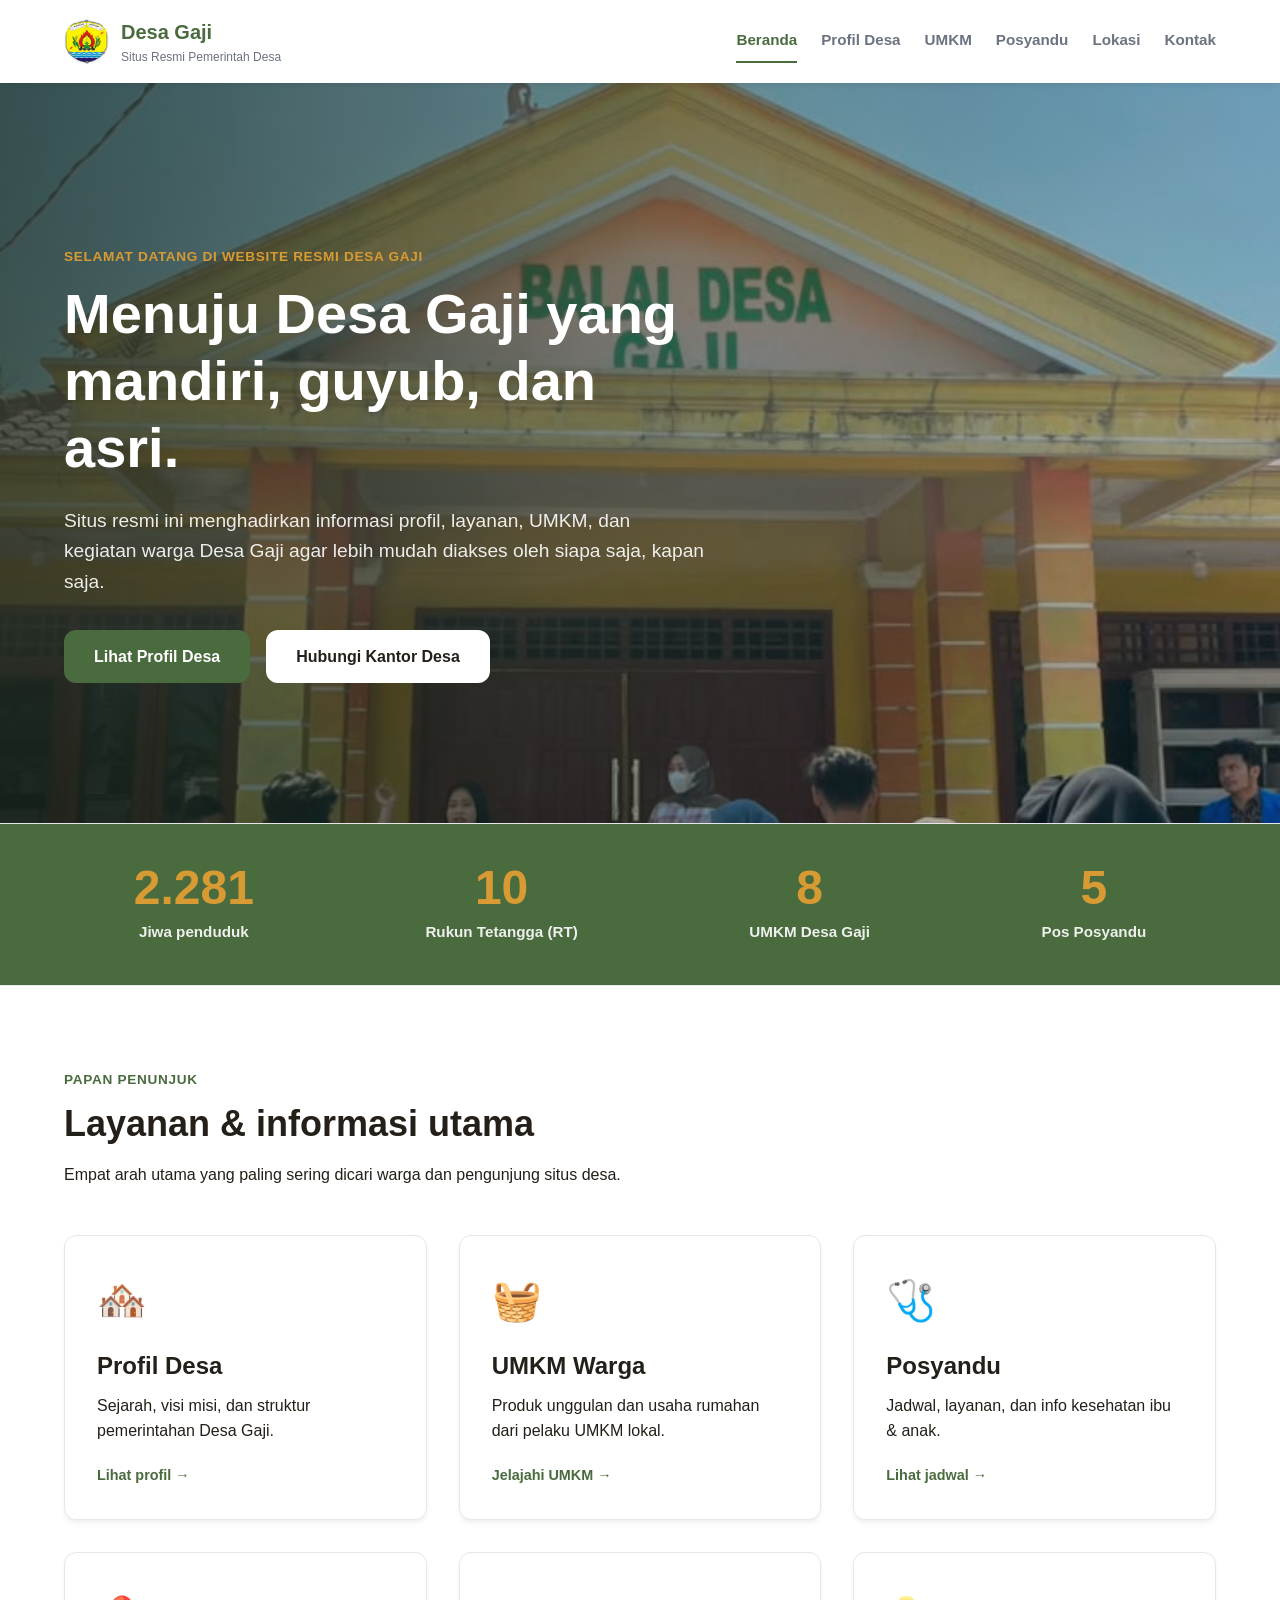
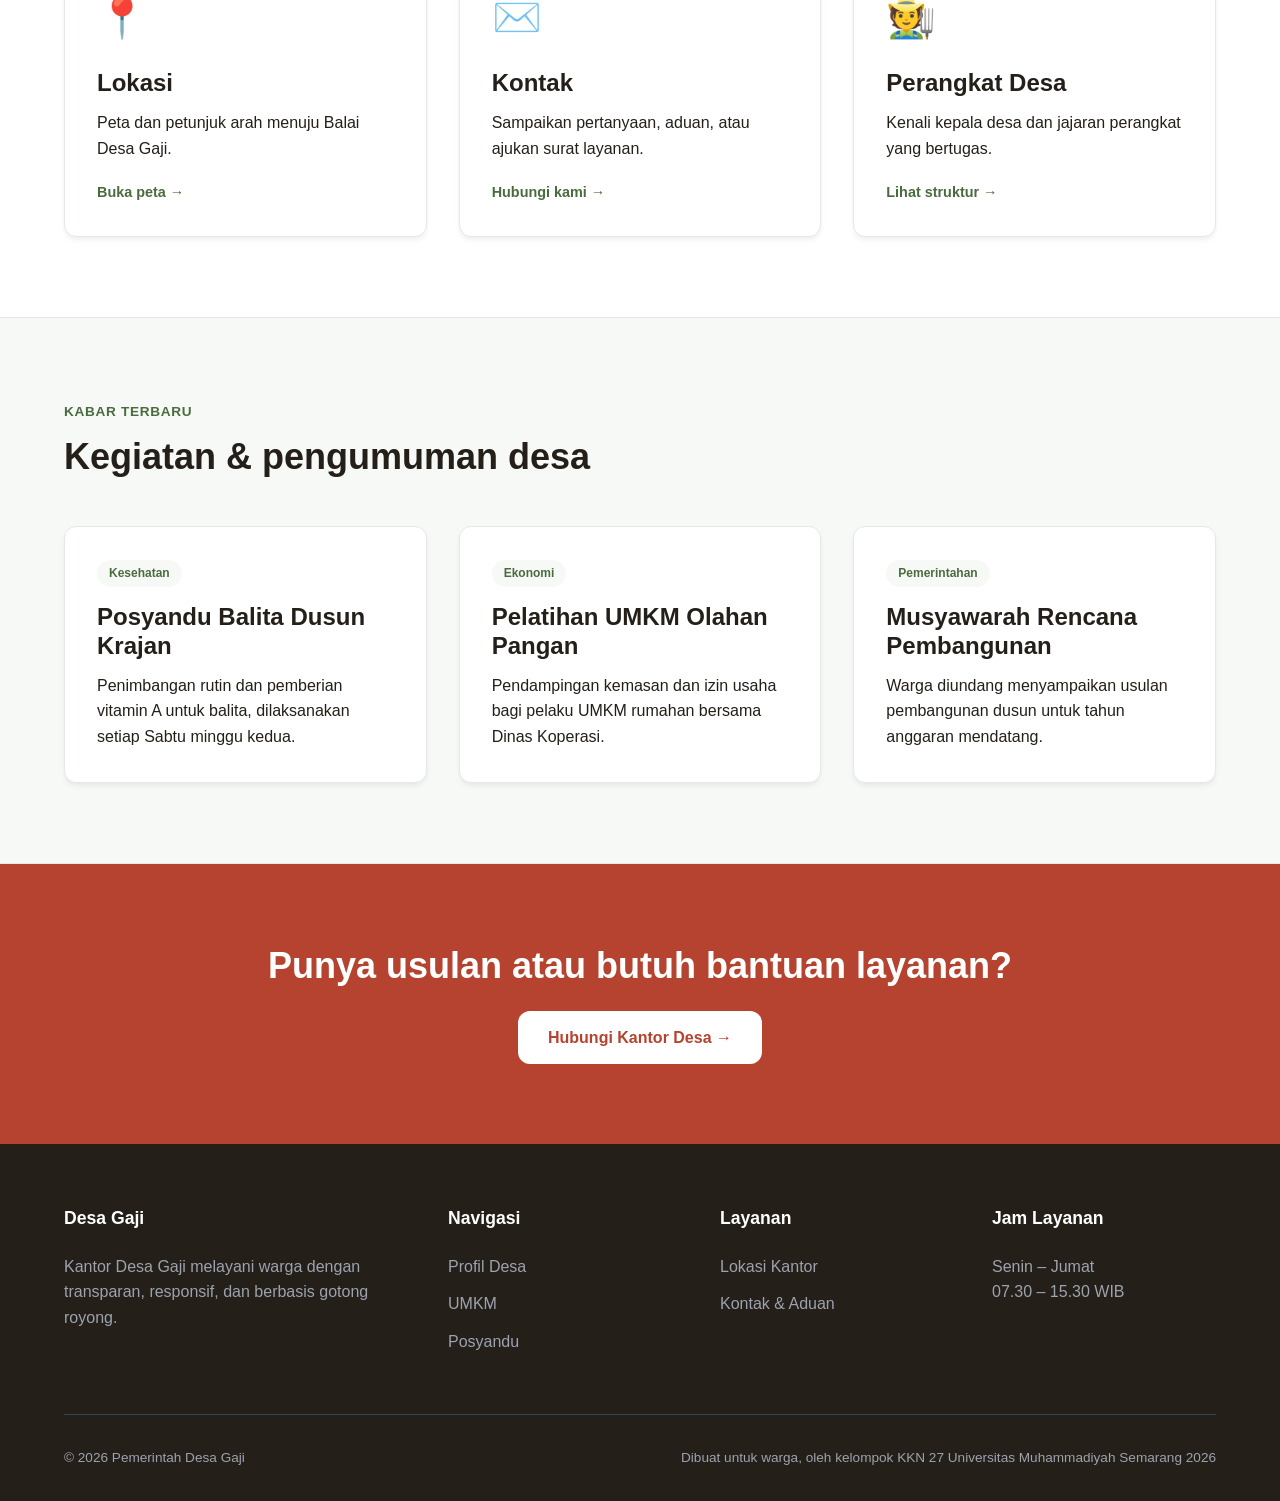
<file: index.html>
<!DOCTYPE html>
<html lang="id">
<head>
<meta charset="UTF-8">
<meta name="viewport" content="width=device-width, initial-scale=1.0">
<title>Desa Gaji — Situs Resmi Pemerintah Desa</title>
<meta name="description" content="Situs resmi Desa Gaji: profil desa, UMKM lokal, posyandu, lokasi, dan layanan warga.">
<link rel="icon" href="assets/logo.jpg" type="image/jpg+xml">
<link rel="stylesheet" href="css/style.css">
</head>
<body>

<header class="site-header">
  <div class="header-inner">
    <a href="index.html" class="brand">
      <img src="assets/logo.jpg" alt="Lambang Desa Gaji" class="brand-mark">
      <span class="brand-text">
        <strong>Desa Gaji</strong>
        <span>Situs Resmi Pemerintah Desa</span>
      </span>
    </a>
    <button class="nav-toggle" aria-label="Buka menu" aria-expanded="false"><span></span></button>
    <nav class="signpost-nav">
      <a href="index.html">Beranda</a>
      <a href="profil.html">Profil Desa</a>
      <a href="umkm.html">UMKM</a>
      <a href="posyandu.html">Posyandu</a>
      <a href="lokasi.html">Lokasi</a>
      <a href="kontak.html">Kontak</a>
    </nav>
  </div>
</header>

<main>
  <!-- HERO -->
  <section class="hero" style="background-image:url('assets/balay-desa.jpg');">
    <div class="container">
      <div class="hero-content">
        <span class="eyebrow">Selamat Datang di Website Resmi Desa Gaji</span>
        <h1>Menuju Desa Gaji yang mandiri, guyub, dan asri.</h1>
        <p class="hero-lede">Situs resmi ini menghadirkan informasi profil, layanan, UMKM, dan kegiatan warga Desa Gaji agar lebih mudah diakses oleh siapa saja, kapan saja.</p>
        <div class="hero-actions">
          <a href="profil.html" class="btn btn-primary">Lihat Profil Desa</a>
          <a href="kontak.html" class="btn btn-outline">Hubungi Kantor Desa</a>
        </div>
      </div>
    </div>
  </section>

  <!-- STAT STRIP -->
  <section class="stat-strip">
    <div class="container">
      <div class="stat">
        <div class="num">2.281</div>
        <div class="lbl">Jiwa penduduk</div>
      </div>
      <div class="stat">
        <div class="num">10</div>
        <div class="lbl">Rukun Tetangga (RT)</div>
      </div>
      <div class="stat">
        <div class="num">8</div>
        <div class="lbl">UMKM Desa Gaji</div>
      </div>
      <div class="stat">
        <div class="num">5</div>
        <div class="lbl">Pos Posyandu</div>
      </div>
    </div>
  </section>

  <!-- LAYANAN CEPAT -->
  <section>
    <div class="container">
      <div class="section-head">
        <span class="eyebrow">Papan penunjuk</span>
        <h2>Layanan &amp; informasi utama</h2>
        <p>Empat arah utama yang paling sering dicari warga dan pengunjung situs desa.</p>
      </div>
      <div class="grid grid-3">
        <a href="profil.html" class="card service-card">
          <div class="ic">🏘️</div>
          <h3>Profil Desa</h3>
          <p>Sejarah, visi misi, dan struktur pemerintahan Desa Gaji.</p>
          <span class="go">Lihat profil →</span>
        </a>
        <a href="umkm.html" class="card service-card">
          <div class="ic">🧺</div>
          <h3>UMKM Warga</h3>
          <p>Produk unggulan dan usaha rumahan dari pelaku UMKM lokal.</p>
          <span class="go">Jelajahi UMKM →</span>
        </a>
        <a href="posyandu.html" class="card service-card">
          <div class="ic">🩺</div>
          <h3>Posyandu</h3>
          <p>Jadwal, layanan, dan info kesehatan ibu &amp; anak.</p>
          <span class="go">Lihat jadwal →</span>
        </a>
        <a href="lokasi.html" class="card service-card">
          <div class="ic">📍</div>
          <h3>Lokasi</h3>
          <p>Peta dan petunjuk arah menuju Balai Desa Gaji.</p>
          <span class="go">Buka peta →</span>
        </a>
        <a href="kontak.html" class="card service-card">
          <div class="ic">✉️</div>
          <h3>Kontak</h3>
          <p>Sampaikan pertanyaan, aduan, atau ajukan surat layanan.</p>
          <span class="go">Hubungi kami →</span>
        </a>
        <a href="profil.html#struktur" class="card service-card">
          <div class="ic">🧑‍🌾</div>
          <h3>Perangkat Desa</h3>
          <p>Kenali kepala desa dan jajaran perangkat yang bertugas.</p>
          <span class="go">Lihat struktur →</span>
        </a>
      </div>
    </div>
  </section>

  <!-- KABAR DESA -->
  <section class="section-alt kawung">
    <div class="container">
      <div class="section-head">
        <span class="eyebrow">Kabar terbaru</span>
        <h2>Kegiatan &amp; pengumuman desa</h2>
      </div>
      <div class="grid grid-3">
        <div class="card">
          <span class="badge">Kesehatan</span>
          <h3>Posyandu Balita Dusun Krajan</h3>
          <p>Penimbangan rutin dan pemberian vitamin A untuk balita, dilaksanakan setiap Sabtu minggu kedua.</p>
        </div>
        <div class="card">
          <span class="badge">Ekonomi</span>
          <h3>Pelatihan UMKM Olahan Pangan</h3>
          <p>Pendampingan kemasan dan izin usaha bagi pelaku UMKM rumahan bersama Dinas Koperasi.</p>
        </div>
        <div class="card">
          <span class="badge">Pemerintahan</span>
          <h3>Musyawarah Rencana Pembangunan</h3>
          <p>Warga diundang menyampaikan usulan pembangunan dusun untuk tahun anggaran mendatang.</p>
        </div>
      </div>
    </div>
  </section>

  <!-- CTA -->
  <section class="cta-strip">
    <div class="container">
      <h2>Punya usulan atau butuh bantuan layanan?</h2>
      <a href="kontak.html" class="btn">Hubungi Kantor Desa →</a>
    </div>
  </section>
</main>

<footer class="site-footer">
  <div class="container">
    <div class="footer-grid">
      <div>
        <h4>Desa Gaji</h4>
        <p>Kantor Desa Gaji melayani warga dengan transparan, responsif, dan berbasis gotong royong.</p>
      </div>
      <div>
        <h4>Navigasi</h4>
        <ul>
          <li><a href="profil.html">Profil Desa</a></li>
          <li><a href="umkm.html">UMKM</a></li>
          <li><a href="posyandu.html">Posyandu</a></li>
        </ul>
      </div>
      <div>
        <h4>Layanan</h4>
        <ul>
          <li><a href="lokasi.html">Lokasi Kantor</a></li>
          <li><a href="kontak.html">Kontak &amp; Aduan</a></li>
        </ul>
      </div>
      <div>
        <h4>Jam Layanan</h4>
        <p>Senin – Jumat<br>07.30 – 15.30 WIB</p>
      </div>
    </div>
    <div class="footer-bottom">
      <span>© <span class="year-now">2026</span> Pemerintah Desa Gaji</span>
      <span>Dibuat untuk warga, oleh kelompok KKN 27 Universitas Muhammadiyah Semarang 2026</span>
    </div>
  </div>
</footer>

<script src="js/script.js"></script>
</body>
</html>
</file>
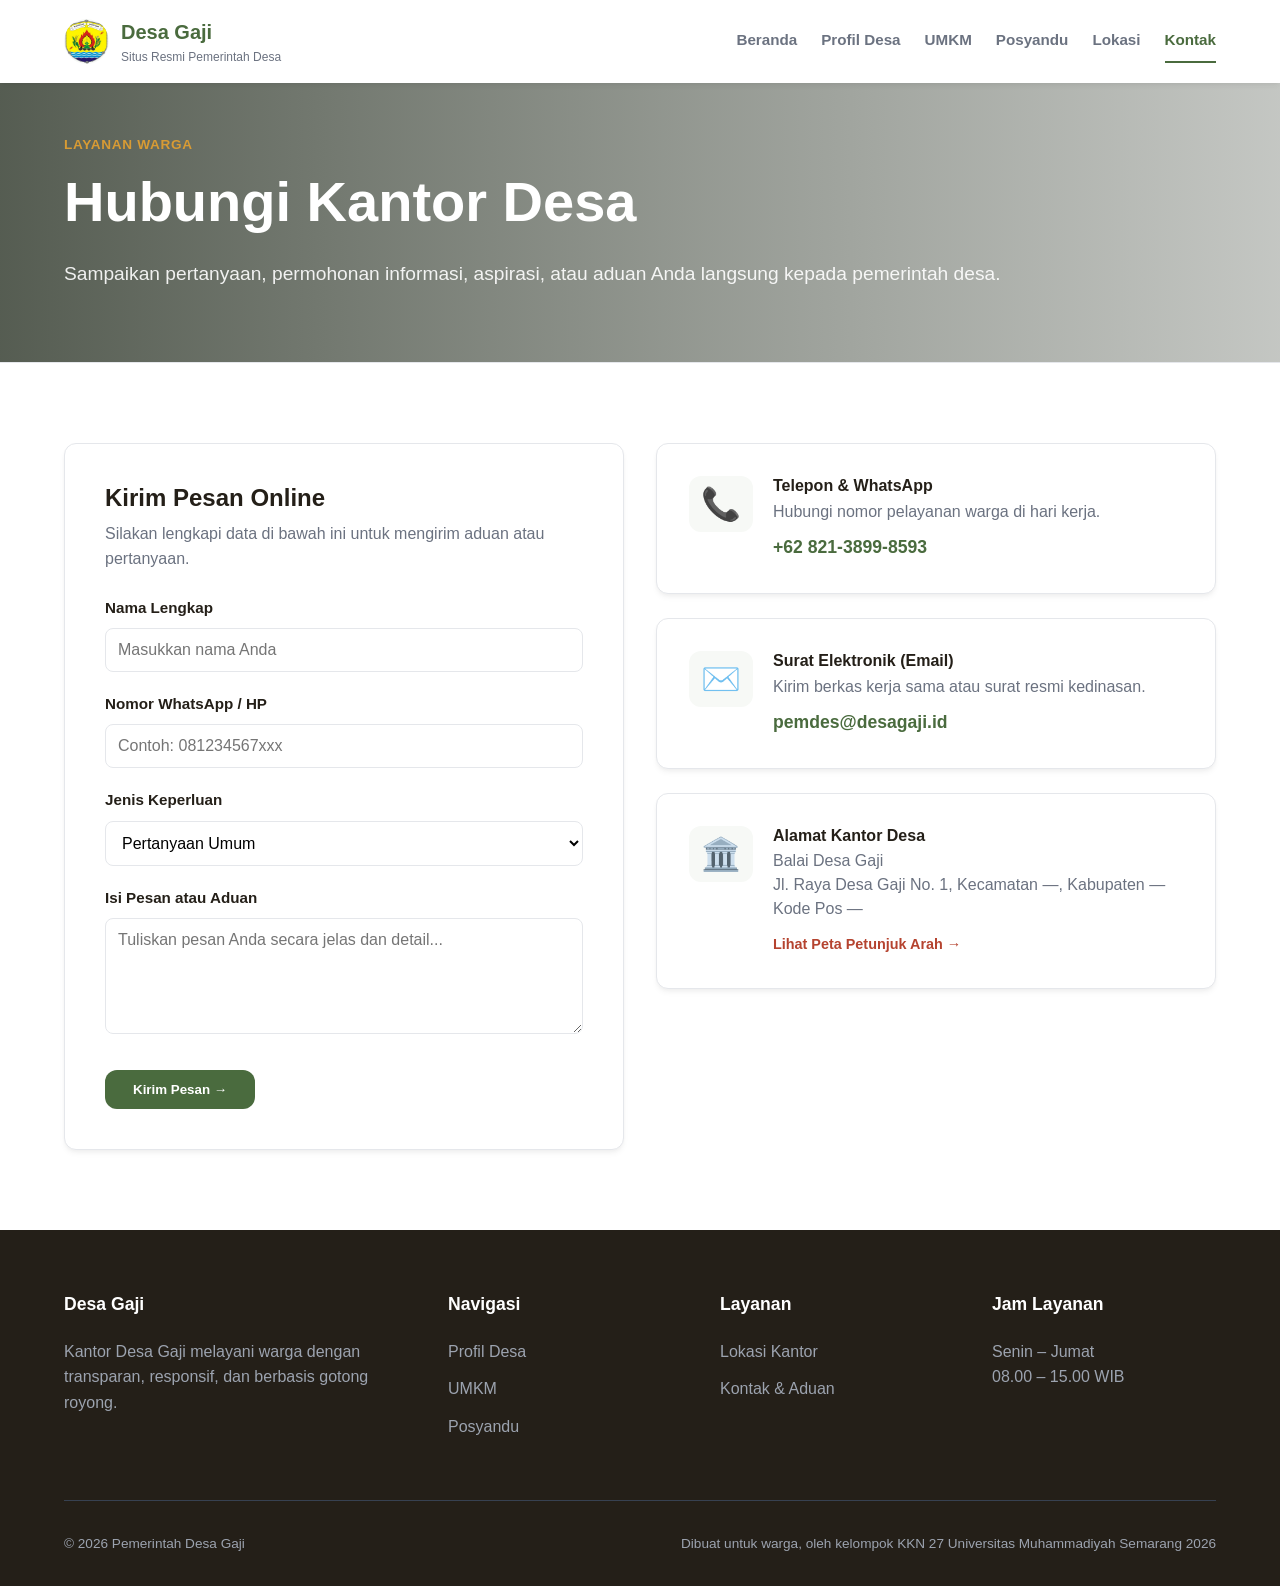
<file: kontak.html>
<!DOCTYPE html>
<html lang="id">
<head>
<meta charset="UTF-8">
<meta name="viewport" content="width=device-width, initial-scale=1.0">
<title>Kontak &amp; Aduan — Desa Gaji</title>
<meta name="description" content="Hubungi Kantor Pemerintah Desa Gaji atau sampaikan aspirasi dan aduan Anda secara online.">
<link rel="icon" href="assets/logo.jpg" type="image/jpg">
<link rel="stylesheet" href="css/style.css">
</head>
<body>

<header class="site-header">
  <div class="header-inner">
    <a href="index.html" class="brand">
      <img src="assets/logo.jpg" alt="Lambang Desa Gaji" class="brand-mark">
      <span class="brand-text">
        <strong>Desa Gaji</strong>
        <span>Situs Resmi Pemerintah Desa</span>
      </span>
    </a>
    <button class="nav-toggle" aria-label="Buka menu" aria-expanded="false"><span></span></button>
    <nav class="signpost-nav">
      <a href="index.html">Beranda</a>
      <a href="profil.html">Profil Desa</a>
      <a href="umkm.html">UMKM</a>
      <a href="posyandu.html">Posyandu</a>
      <a href="lokasi.html">Lokasi</a>
      <a href="kontak.html">Kontak</a>
    </nav>
  </div>
</header>

<main>
  <!-- HERO BANNER -->
  <section class="hero" style="padding:48px 0 40px;">
    <div class="container">
      <span class="eyebrow">Layanan Warga</span>
      <h1 style="max-width:20ch;">Hubungi Kantor Desa</h1>
      <p class="hero-lede">Sampaikan pertanyaan, permohonan informasi, aspirasi, atau aduan Anda langsung kepada pemerintah desa.</p>
    </div>
  </section>

  <!-- FORMULIR & DETAIL KONTAK -->
  <section>
    <div class="container">
      <div class="grid grid-2">
        
        <!-- Kolom Kiri: Formulir -->
        <div class="card" style="padding: 40px;">
          <h3 style="margin-bottom: 8px;">Kirim Pesan Online</h3>
          <p style="color: var(--gray); margin-bottom: 24px;">Silakan lengkapi data di bawah ini untuk mengirim aduan atau pertanyaan.</p>
          
          <form action="https://formspree.io/f/xvzeylba" method="POST" style="display: flex; flex-direction: column; gap: 20px;">
            
            <!-- Field wajib Formspree untuk redirect setelah kirim -->
            <input type="hidden" name="_subject" value="Pesan Baru dari Website Desa Gaji">
            <input type="hidden" name="_next" value="https://Ayuning23.github.io/desa-gaji/kontak.html?terkirim=1">

            <div>
              <label style="display: block; font-weight: 600; margin-bottom: 8px; font-size: 0.95rem;">Nama Lengkap</label>
              <input type="text" name="nama" placeholder="Masukkan nama Anda" required 
                style="width: 100%; padding: 12px; border: 1px solid var(--border); border-radius: 8px; font-family: inherit; font-size: 1rem;">
            </div>
            
            <div>
              <label style="display: block; font-weight: 600; margin-bottom: 8px; font-size: 0.95rem;">Nomor WhatsApp / HP</label>
              <input type="tel" name="nomor_wa" placeholder="Contoh: 081234567xxx" required 
                style="width: 100%; padding: 12px; border: 1px solid var(--border); border-radius: 8px; font-family: inherit; font-size: 1rem;">
            </div>

            <div>
              <label style="display: block; font-weight: 600; margin-bottom: 8px; font-size: 0.95rem;">Jenis Keperluan</label>
              <select name="jenis_keperluan" style="width: 100%; padding: 12px; border: 1px solid var(--border); border-radius: 8px; font-family: inherit; font-size: 1rem; background-color: white;">
                <option value="pertanyaan">Pertanyaan Umum</option>
                <option value="aduan">Pengaduan / Laporan Fasilitas</option>
                <option value="layanan">Informasi Layanan Surat</option>
                <option value="aspirasi">Aspirasi / Usulan Pembangunan</option>
              </select>
            </div>
            
            <div>
              <label style="display: block; font-weight: 600; margin-bottom: 8px; font-size: 0.95rem;">Isi Pesan atau Aduan</label>
              <textarea name="pesan" rows="5" placeholder="Tuliskan pesan Anda secara jelas dan detail..." required 
                style="width: 100%; padding: 12px; border: 1px solid var(--border); border-radius: 8px; font-family: inherit; font-size: 1rem; resize: vertical;"></textarea>
            </div>
            
            <button type="submit" class="btn btn-primary" style="align-self: flex-start; margin-top: 8px; border: none;">Kirim Pesan →</button>
          </form>

          <!-- Pesan sukses setelah form terkirim -->
          <div id="pesan-sukses" style="display:none; margin-top: 20px; padding: 16px; background: #e8f5e9; border-left: 4px solid #2e7d32; border-radius: 8px;">
            <strong style="color: #2e7d32;">✅ Pesan berhasil dikirim!</strong>
            <p style="margin: 4px 0 0; color: #444; font-size: 0.9rem;">Terima kasih telah menghubungi kami. Perangkat desa akan segera merespons pesan Anda.</p>
          </div>
        </div>

        <!-- Kolom Kanan: Info Kontak Resmi -->
        <div style="display: flex; flex-direction: column; gap: 24px;">
          
          <div class="card" style="display: flex; gap: 20px; align-items: flex-start;">
            <div style="font-size: 2rem; background: var(--light); padding: 12px; border-radius: 12px; line-height: 1;">📞</div>
            <div>
              <h4 style="margin-bottom: 4px;">Telepon &amp; WhatsApp</h4>
              <p style="color: var(--gray); margin-bottom: 8px;">Hubungi nomor pelayanan warga di hari kerja.</p>
              <a href="https://wa.me/6282138998593" target="_blank" style="color: var(--primary); font-weight: 700; display: block; font-size: 1.1rem;">+62 821-3899-8593</a>
            </div>
          </div>

          <div class="card" style="display: flex; gap: 20px; align-items: flex-start;">
            <div style="font-size: 2rem; background: var(--light); padding: 12px; border-radius: 12px; line-height: 1;">✉️</div>
            <div>
              <h4 style="margin-bottom: 4px;">Surat Elektronik (Email)</h4>
              <p style="color: var(--gray); margin-bottom: 8px;">Kirim berkas kerja sama atau surat resmi kedinasan.</p>
              <a href="mailto:pemdes@desagaji.id" style="color: var(--primary); font-weight: 700; display: block; font-size: 1.1rem;">pemdes@desagaji.id</a>
            </div>
          </div>

          <div class="card" style="display: flex; gap: 20px; align-items: flex-start;">
            <div style="font-size: 2rem; background: var(--light); padding: 12px; border-radius: 12px; line-height: 1;">🏛️</div>
            <div>
              <h4 style="margin-bottom: 4px;">Alamat Kantor Desa</h4>
              <p style="color: var(--gray); line-height: 1.5;">
                Balai Desa Gaji<br>
                Jl. Raya Desa Gaji No. 1, Kecamatan —, Kabupaten —<br>
                Kode Pos —
              </p>
              <a href="lokasi.html" style="color: var(--terracotta); font-weight: 600; display: inline-block; margin-top: 12px; font-size: 0.9rem;">Lihat Peta Petunjuk Arah →</a>
            </div>
          </div>

        </div>

      </div>
    </div>
  </section>
</main>

<footer class="site-footer">
  <div class="container">
    <div class="footer-grid">
      <div>
        <h4>Desa Gaji</h4>
        <p>Kantor Desa Gaji melayani warga dengan transparan, responsif, dan berbasis gotong royong.</p>
      </div>
      <div>
        <h4>Navigasi</h4>
        <ul>
          <li><a href="profil.html">Profil Desa</a></li>
          <li><a href="umkm.html">UMKM</a></li>
          <li><a href="posyandu.html">Posyandu</a></li>
        </ul>
      </div>
      <div>
        <h4>Layanan</h4>
        <ul>
          <li><a href="lokasi.html">Lokasi Kantor</a></li>
          <li><a href="kontak.html">Kontak &amp; Aduan</a></li>
        </ul>
      </div>
      <div>
        <h4>Jam Layanan</h4>
        <p>Senin – Jumat<br>08.00 – 15.00 WIB</p>
      </div>
    </div>
    <div class="footer-bottom">
      <span>© <span class="year-now">2026</span> Pemerintah Desa Gaji</span>
      <span>Dibuat untuk warga, oleh kelompok KKN 27 Universitas Muhammadiyah Semarang 2026</span>
    </div>
  </div>
</footer>

<script src="js/script.js"></script>

<!-- Tampilkan pesan sukses jika URL mengandung ?terkirim=1 -->
<script>
  if (window.location.search.includes('terkirim=1')) {
    document.getElementById('pesan-sukses').style.display = 'block';
    window.scrollTo({ top: document.getElementById('pesan-sukses').offsetTop - 100, behavior: 'smooth' });
  }
</script>

</body>
</html>
</file>
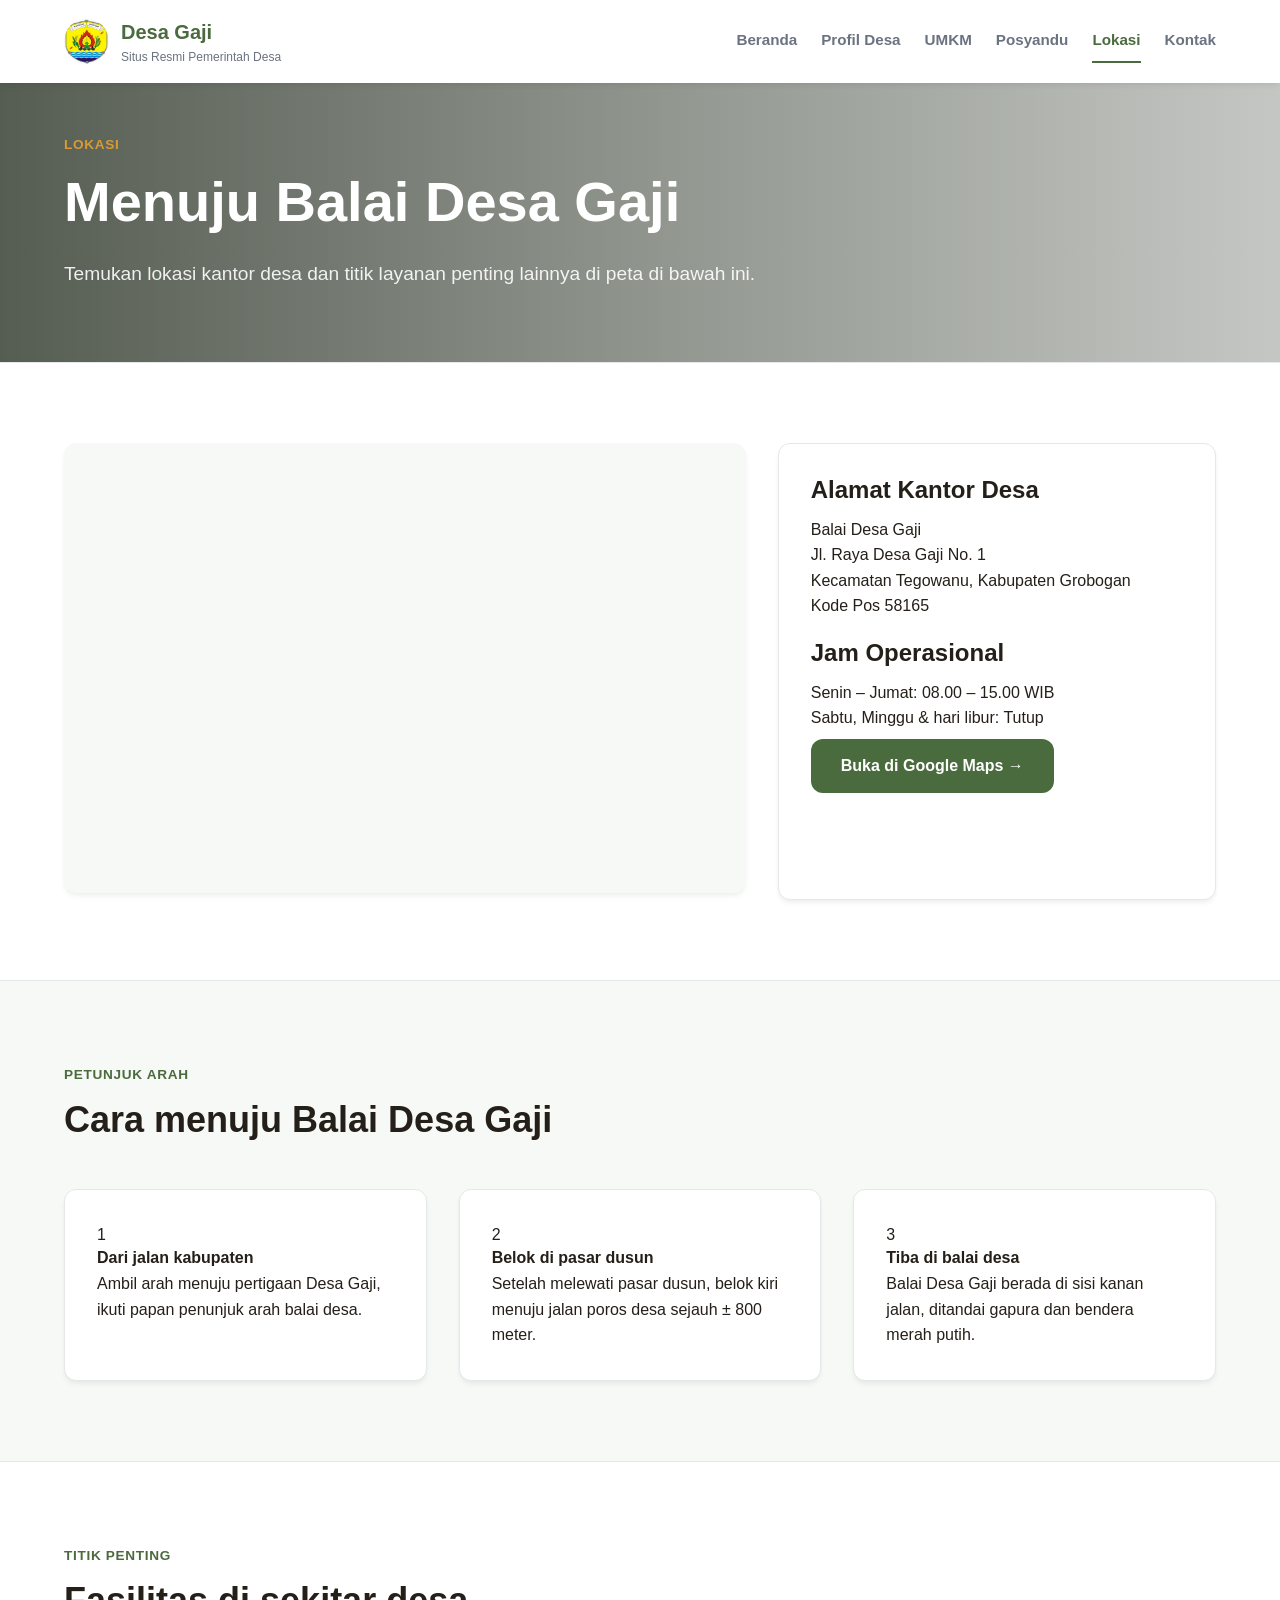
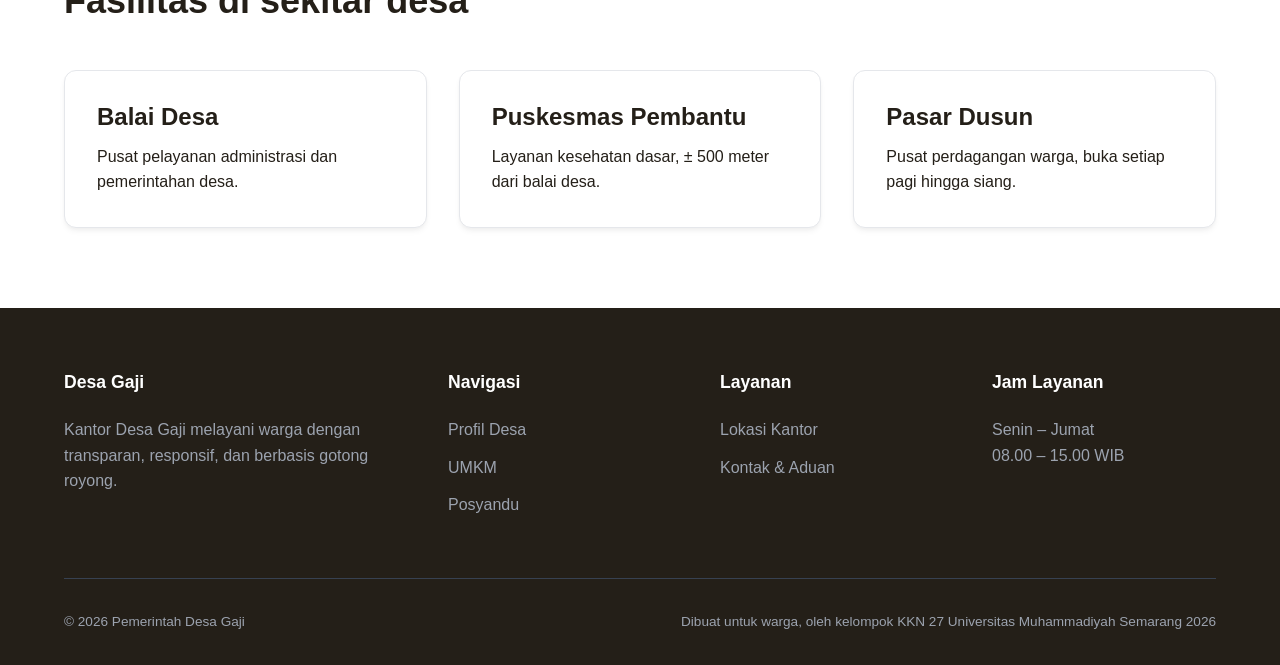
<file: lokasi.html>
<!DOCTYPE html>
<html lang="id">
<head>
<meta charset="UTF-8">
<meta name="viewport" content="width=device-width, initial-scale=1.0">
<title>Lokasi — Desa Gaji</title>
<meta name="description" content="Peta dan petunjuk arah menuju Balai Desa Gaji.">
<link rel="icon" href="assets/logo.jpg" type="image/jpg+xml">
<link rel="stylesheet" href="css/style.css">
</head>
<body>

<header class="site-header">
  <div class="header-inner">
    <a href="index.html" class="brand">
      <img src="assets/logo.jpg" alt="Lambang Desa Gaji" class="brand-mark">
      <span class="brand-text">
        <strong>Desa Gaji</strong>
        <span>Situs Resmi Pemerintah Desa</span>
      </span>
    </a>
    <button class="nav-toggle" aria-label="Buka menu" aria-expanded="false"><span></span></button>
    <nav class="signpost-nav">
      <a href="index.html">Beranda</a>
      <a href="profil.html">Profil Desa</a>
      <a href="umkm.html">UMKM</a>
      <a href="posyandu.html">Posyandu</a>
      <a href="lokasi.html">Lokasi</a>
      <a href="kontak.html">Kontak</a>
    </nav>
  </div>
</header>

<main>
  <section class="hero" style="padding:48px 0 40px;">
    <div class="container">
      <span class="eyebrow">Lokasi</span>
      <h1 style="max-width:20ch;">Menuju Balai Desa Gaji</h1>
      <p class="hero-lede">Temukan lokasi kantor desa dan titik layanan penting lainnya di peta di bawah ini.</p>
    </div>
  </section>

  <section>
    <div class="container">
      <div class="grid" style="grid-template-columns:1.4fr .9fr; gap:32px;">
        <div class="map-frame">
          <!-- Ganti src di bawah dengan tautan Google Maps embed lokasi desa Anda -->
          <iframe 
      src="https://www.google.com/maps/embed?pb=!1m18!1m12!1m3!1d3960.150060502724!2d110.6526135!3d-6.9916003!2m3!1f0!2f0!3f0!3m2!1i1024!2i768!4f13.1!3m3!1m2!1s0x2e7094ef5ffc8a55%3A0x4656df6fc8065205!2sKantor%20Kepala%20Desa%20Gaji!5e0!3m2!1sen!2sid!4v1786250509016!5m2!1sen!2sid"
      title="Peta lokasi Balai Desa Gaji"
      width="100%"
      height="100%"
      style="border:0;"
      allowfullscreen=""
      loading="lazy"
      referrerpolicy="strict-origin-when-cross-origin">
    </iframe>
        </div>
        <div class="card">
          <h3>Alamat Kantor Desa</h3>
          <p>Balai Desa Gaji<br>
          Jl. Raya Desa Gaji No. 1<br>
          Kecamatan Tegowanu, Kabupaten Grobogan<br>
          Kode Pos 58165</p>
          <h3 style="margin-top:20px;">Jam Operasional</h3>
          <p>Senin – Jumat: 08.00 – 15.00 WIB<br>Sabtu, Minggu &amp; hari libur: Tutup</p>
          <a href="https://www.google.com/maps?q=-6.9916003,110.6526135" target="_blank" rel="noopener" class="btn btn-primary" style="margin-top:8px;">Buka di Google Maps →</a>
        </div>
      </div>
    </div>
  </section>

  <!-- PETUNJUK ARAH -->
  <section class="section-alt kawung">
    <div class="container">
      <div class="section-head">
        <span class="plank-label">Petunjuk arah</span>
        <h2>Cara menuju Balai Desa Gaji</h2>
      </div>
      <div class="grid grid-3">
        <div class="card direction-card">
          <div class="step-no">1</div>
          <div>
            <h4 style="margin:0 0 4px; font-family:var(--f-body); font-weight:600;">Dari jalan kabupaten</h4>
            <p style="margin:0;">Ambil arah menuju pertigaan Desa Gaji, ikuti papan penunjuk arah balai desa.</p>
          </div>
        </div>
        <div class="card direction-card">
          <div class="step-no">2</div>
          <div>
            <h4 style="margin:0 0 4px; font-family:var(--f-body); font-weight:600;">Belok di pasar dusun</h4>
            <p style="margin:0;">Setelah melewati pasar dusun, belok kiri menuju jalan poros desa sejauh ± 800 meter.</p>
          </div>
        </div>
        <div class="card direction-card">
          <div class="step-no">3</div>
          <div>
            <h4 style="margin:0 0 4px; font-family:var(--f-body); font-weight:600;">Tiba di balai desa</h4>
            <p style="margin:0;">Balai Desa Gaji berada di sisi kanan jalan, ditandai gapura dan bendera merah putih.</p>
          </div>
        </div>
      </div>
    </div>
  </section>

  <!-- TITIK PENTING -->
  <section>
    <div class="container">
      <div class="section-head">
        <span class="plank-label">Titik penting</span>
        <h2>Fasilitas di sekitar desa</h2>
      </div>
      <div class="grid grid-3">
        <div class="card">
          <h3>Balai Desa</h3>
          <p>Pusat pelayanan administrasi dan pemerintahan desa.</p>
        </div>
        <div class="card">
          <h3>Puskesmas Pembantu</h3>
          <p>Layanan kesehatan dasar, ± 500 meter dari balai desa.</p>
        </div>
        <div class="card">
          <h3>Pasar Dusun</h3>
          <p>Pusat perdagangan warga, buka setiap pagi hingga siang.</p>
        </div>
      </div>
    </div>
  </section>
</main>

<footer class="site-footer">
  <div class="container">
    <div class="footer-grid">
      <div>
        <h4>Desa Gaji</h4>
        <p>Kantor Desa Gaji melayani warga dengan transparan, responsif, dan berbasis gotong royong.</p>
      </div>
      <div>
        <h4>Navigasi</h4>
        <ul>
          <li><a href="profil.html">Profil Desa</a></li>
          <li><a href="umkm.html">UMKM</a></li>
          <li><a href="posyandu.html">Posyandu</a></li>
        </ul>
      </div>
      <div>
        <h4>Layanan</h4>
        <ul>
          <li><a href="lokasi.html">Lokasi Kantor</a></li>
          <li><a href="kontak.html">Kontak &amp; Aduan</a></li>
        </ul>
      </div>
      <div>
        <h4>Jam Layanan</h4>
        <p>Senin – Jumat<br>08.00 – 15.00 WIB</p>
      </div>
    </div>
    <div class="footer-bottom">
      <span>© <span class="year-now">2026</span> Pemerintah Desa Gaji</span>
      <span>Dibuat untuk warga, oleh kelompok KKN 27 Universitas Muhammadiyah Semarang 2026</span>
    </div>
  </div>
</footer>

<script src="js/script.js"></script>
</body>
</html>
</file>
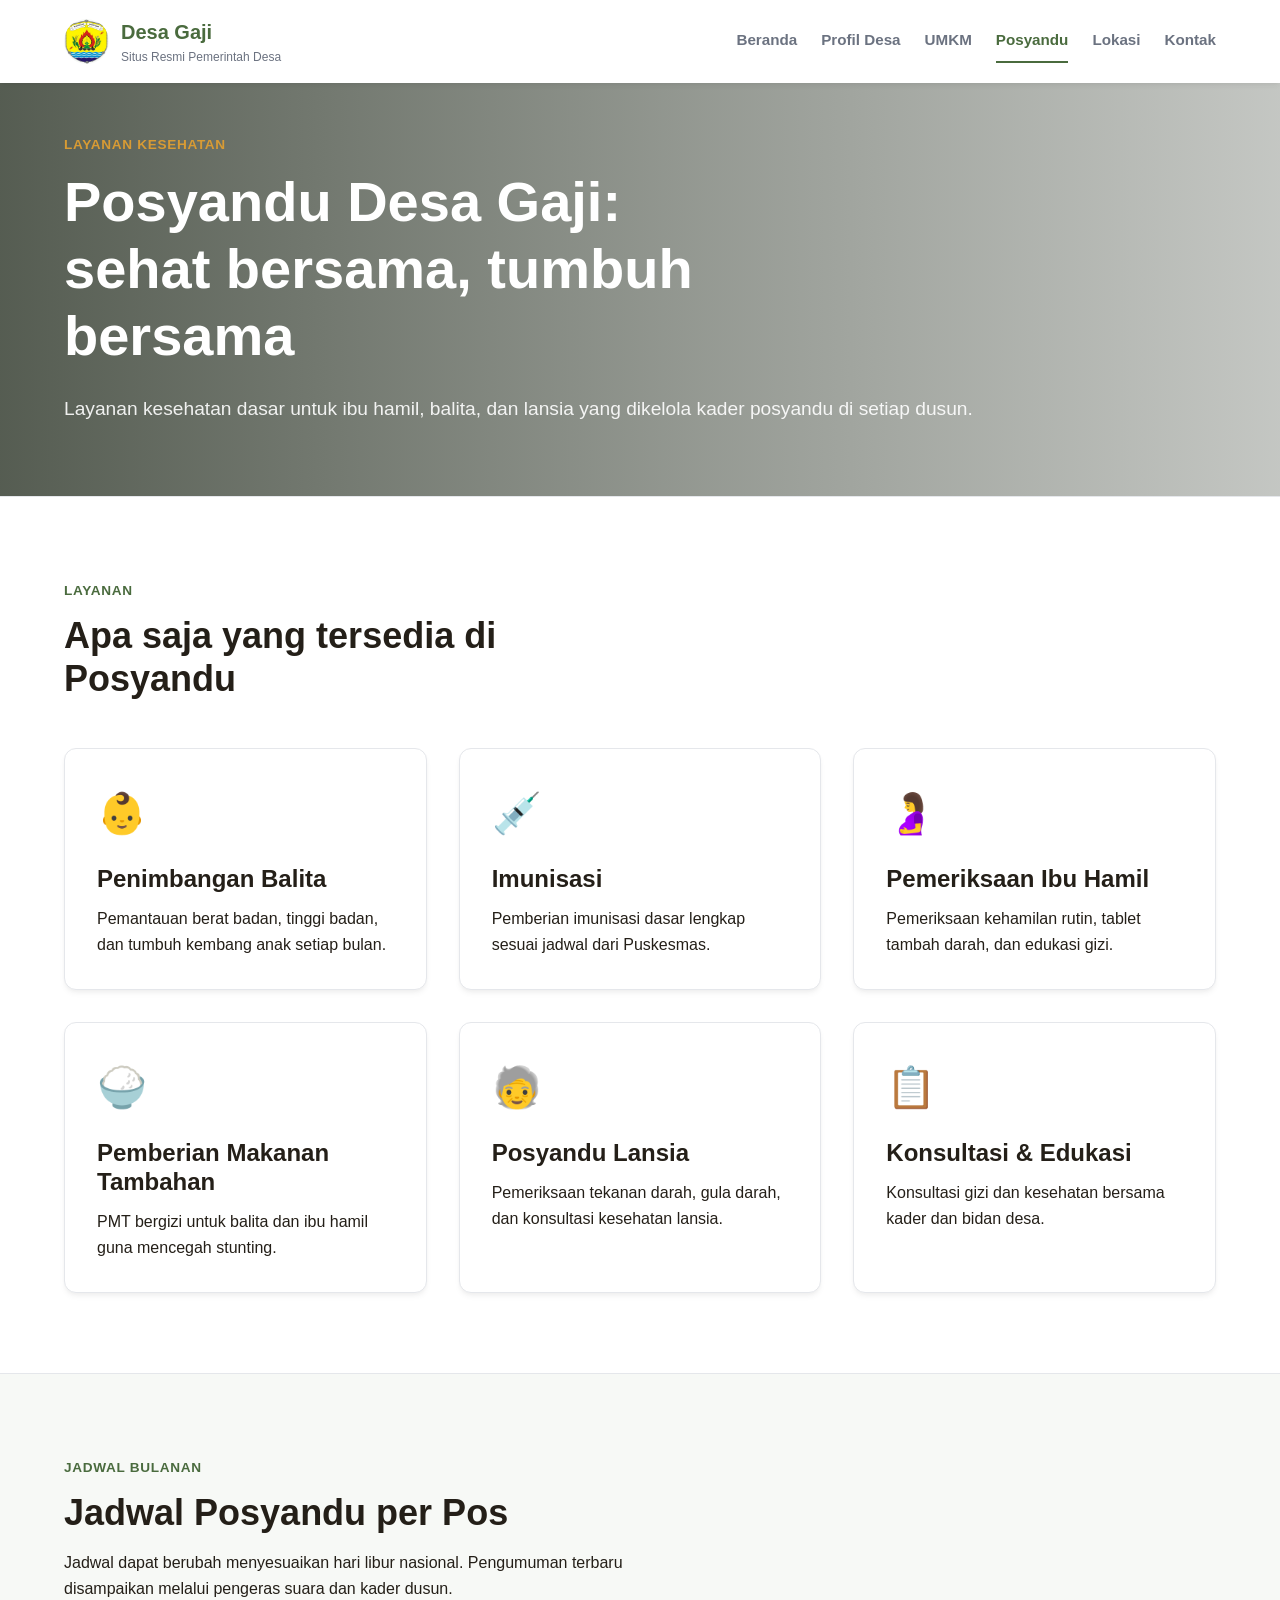
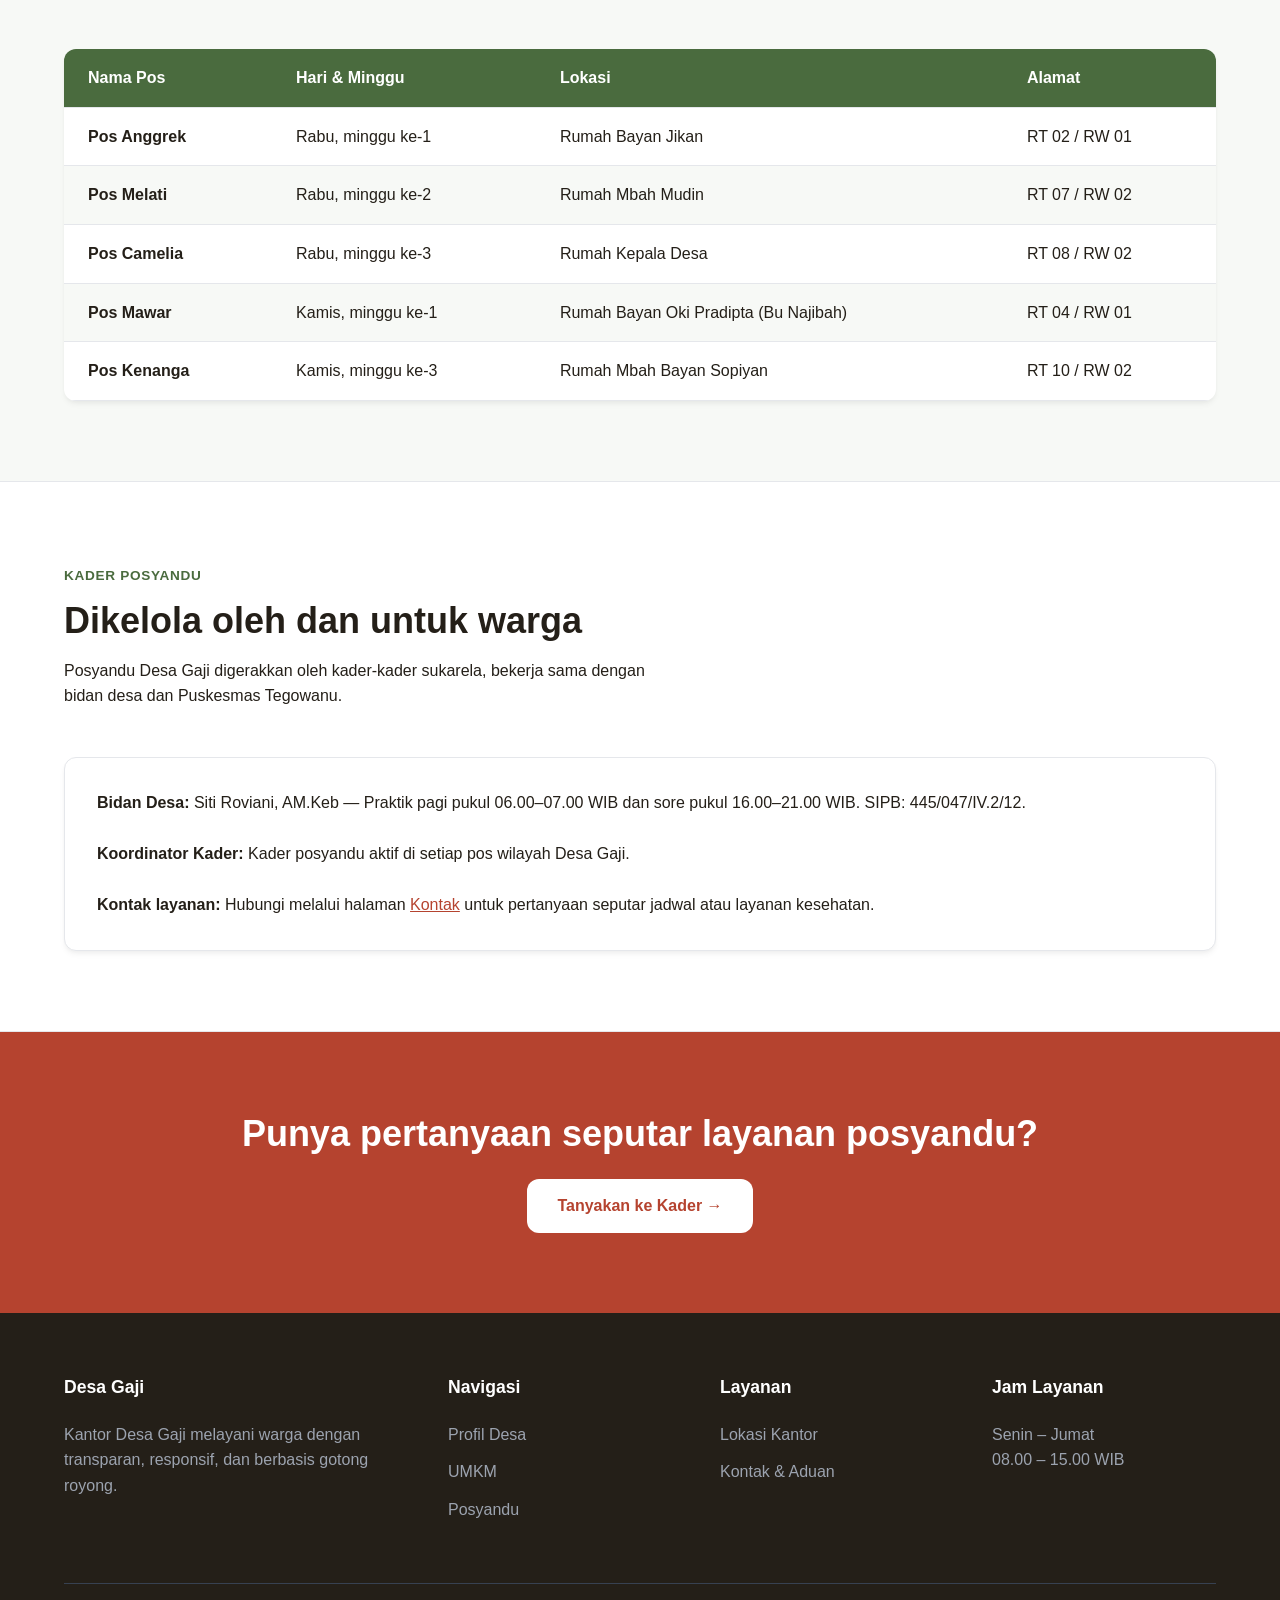
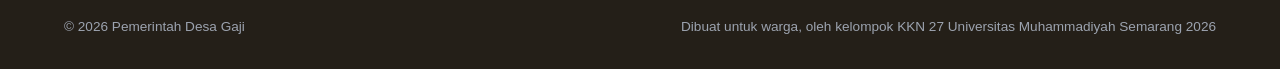
<file: posyandu.html>
<!DOCTYPE html>
<html lang="id">
<head>
<meta charset="UTF-8">
<meta name="viewport" content="width=device-width, initial-scale=1.0">
<title>Posyandu — Desa Gaji</title>
<meta name="description" content="Jadwal dan layanan Posyandu Desa Gaji untuk ibu, balita, dan lansia.">
<link rel="icon" href="assets/logo.jpg" type="image/jpg+xml">
<link rel="stylesheet" href="css/style.css">
</head>
<body>

<header class="site-header">
  <div class="header-inner">
    <a href="index.html" class="brand">
      <img src="assets/logo.jpg" alt="Lambang Desa Gaji" class="brand-mark">
      <span class="brand-text">
        <strong>Desa Gaji</strong>
        <span>Situs Resmi Pemerintah Desa</span>
      </span>
    </a>
    <button class="nav-toggle" aria-label="Buka menu" aria-expanded="false"><span></span></button>
    <nav class="signpost-nav">
      <a href="index.html">Beranda</a>
      <a href="profil.html">Profil Desa</a>
      <a href="umkm.html">UMKM</a>
      <a href="posyandu.html">Posyandu</a>
      <a href="lokasi.html">Lokasi</a>
      <a href="kontak.html">Kontak</a>
    </nav>
  </div>
</header>

<main>
  <section class="hero" style="padding:48px 0 40px;">
    <div class="container">
      <span class="eyebrow">Layanan kesehatan</span>
      <h1 style="max-width:22ch;">Posyandu Desa Gaji: sehat bersama, tumbuh bersama</h1>
      <p class="hero-lede">Layanan kesehatan dasar untuk ibu hamil, balita, dan lansia yang dikelola kader posyandu di setiap dusun.</p>
    </div>
  </section>

  <!-- LAYANAN -->
  <section>
    <div class="container">
      <div class="section-head">
        <span class="plank-label">Layanan</span>
        <h2>Apa saja yang tersedia di Posyandu</h2>
      </div>
      <div class="grid grid-3">
        <div class="card service-card">
          <div class="ic">👶</div>
          <h3>Penimbangan Balita</h3>
          <p>Pemantauan berat badan, tinggi badan, dan tumbuh kembang anak setiap bulan.</p>
        </div>
        <div class="card service-card">
          <div class="ic">💉</div>
          <h3>Imunisasi</h3>
          <p>Pemberian imunisasi dasar lengkap sesuai jadwal dari Puskesmas.</p>
        </div>
        <div class="card service-card">
          <div class="ic">🤰</div>
          <h3>Pemeriksaan Ibu Hamil</h3>
          <p>Pemeriksaan kehamilan rutin, tablet tambah darah, dan edukasi gizi.</p>
        </div>
        <div class="card service-card">
          <div class="ic">🍚</div>
          <h3>Pemberian Makanan Tambahan</h3>
          <p>PMT bergizi untuk balita dan ibu hamil guna mencegah stunting.</p>
        </div>
        <div class="card service-card">
          <div class="ic">🧓</div>
          <h3>Posyandu Lansia</h3>
          <p>Pemeriksaan tekanan darah, gula darah, dan konsultasi kesehatan lansia.</p>
        </div>
        <div class="card service-card">
          <div class="ic">📋</div>
          <h3>Konsultasi &amp; Edukasi</h3>
          <p>Konsultasi gizi dan kesehatan bersama kader dan bidan desa.</p>
        </div>
      </div>
    </div>
  </section>

 <!-- JADWAL -->
  <section class="section-alt kawung">
    <div class="container">
      <div class="section-head">
        <span class="plank-label">Jadwal bulanan</span>
        <h2>Jadwal Posyandu per Pos</h2>
        <p>Jadwal dapat berubah menyesuaikan hari libur nasional. Pengumuman terbaru disampaikan melalui pengeras suara dan kader dusun.</p>
      </div>
      <table>
        <thead>
          <tr>
            <th>Nama Pos</th>
            <th>Hari &amp; Minggu</th>
            <th>Lokasi</th>
            <th>Alamat</th>
          </tr>
        </thead>
        <tbody>
          <tr>
            <td><strong>Pos Anggrek</strong></td>
            <td>Rabu, minggu ke-1</td>
            <td>Rumah Bayan Jikan</td>
            <td>RT 02 / RW 01</td>
          </tr>
          <tr>
            <td><strong>Pos Melati</strong></td>
            <td>Rabu, minggu ke-2</td>
            <td>Rumah Mbah Mudin</td>
            <td>RT 07 / RW 02</td>
          </tr>
          <tr>
            <td><strong>Pos Camelia</strong></td>
            <td>Rabu, minggu ke-3</td>
            <td>Rumah Kepala Desa</td>
            <td>RT 08 / RW 02</td>
          </tr>
          <tr>
            <td><strong>Pos Mawar</strong></td>
            <td>Kamis, minggu ke-1</td>
            <td>Rumah Bayan Oki Pradipta (Bu Najibah)</td>
            <td>RT 04 / RW 01</td>
          </tr>
          <tr>
            <td><strong>Pos Kenanga</strong></td>
            <td>Kamis, minggu ke-3</td>
            <td>Rumah Mbah Bayan Sopiyan</td>
            <td>RT 10 / RW 02</td>
          </tr>
        </tbody>
      </table>
    </div>
  </section>

  <!-- KADER -->
  <section>
    <div class="container">
      <div class="section-head">
        <span class="plank-label">Kader posyandu</span>
        <h2>Dikelola oleh dan untuk warga</h2>
        <p>Posyandu Desa Gaji digerakkan oleh kader-kader sukarela, bekerja sama dengan bidan desa dan Puskesmas Tegowanu.</p>
      </div>
      <div class="card">
        <p style="margin-bottom:0;">
          <strong>Bidan Desa:</strong> Siti Roviani, AM.Keb — Praktik pagi pukul 06.00–07.00 WIB dan sore pukul 16.00–21.00 WIB. SIPB: 445/047/IV.2/12.<br><br>
          <strong>Koordinator Kader:</strong> Kader posyandu aktif di setiap pos wilayah Desa Gaji.<br><br>
          <strong>Kontak layanan:</strong> Hubungi melalui halaman <a href="kontak.html" style="color:var(--terracotta); text-decoration:underline;">Kontak</a> untuk pertanyaan seputar jadwal atau layanan kesehatan.
        </p>
      </div>
    </div>
  </section>

  <section class="cta-strip">
    <div class="container">
      <h2>Punya pertanyaan seputar layanan posyandu?</h2>
      <a href="kontak.html" class="btn">Tanyakan ke Kader →</a>
    </div>
  </section>
</main>

<footer class="site-footer">
  <div class="container">
    <div class="footer-grid">
      <div>
        <h4>Desa Gaji</h4>
        <p>Kantor Desa Gaji melayani warga dengan transparan, responsif, dan berbasis gotong royong.</p>
      </div>
      <div>
        <h4>Navigasi</h4>
        <ul>
          <li><a href="profil.html">Profil Desa</a></li>
          <li><a href="umkm.html">UMKM</a></li>
          <li><a href="posyandu.html">Posyandu</a></li>
        </ul>
      </div>
      <div>
        <h4>Layanan</h4>
        <ul>
          <li><a href="lokasi.html">Lokasi Kantor</a></li>
          <li><a href="kontak.html">Kontak &amp; Aduan</a></li>
        </ul>
      </div>
      <div>
        <h4>Jam Layanan</h4>
        <p>Senin – Jumat<br>08.00 – 15.00 WIB</p>
      </div>
    </div>
    <div class="footer-bottom">
      <span>© <span class="year-now">2026</span> Pemerintah Desa Gaji</span>
      <span>Dibuat untuk warga, oleh kelompok KKN 27 Universitas Muhammadiyah Semarang 2026</span>
    </div>
  </div>
</footer>

<script src="js/script.js"></script>
</body>
</html>
</file>
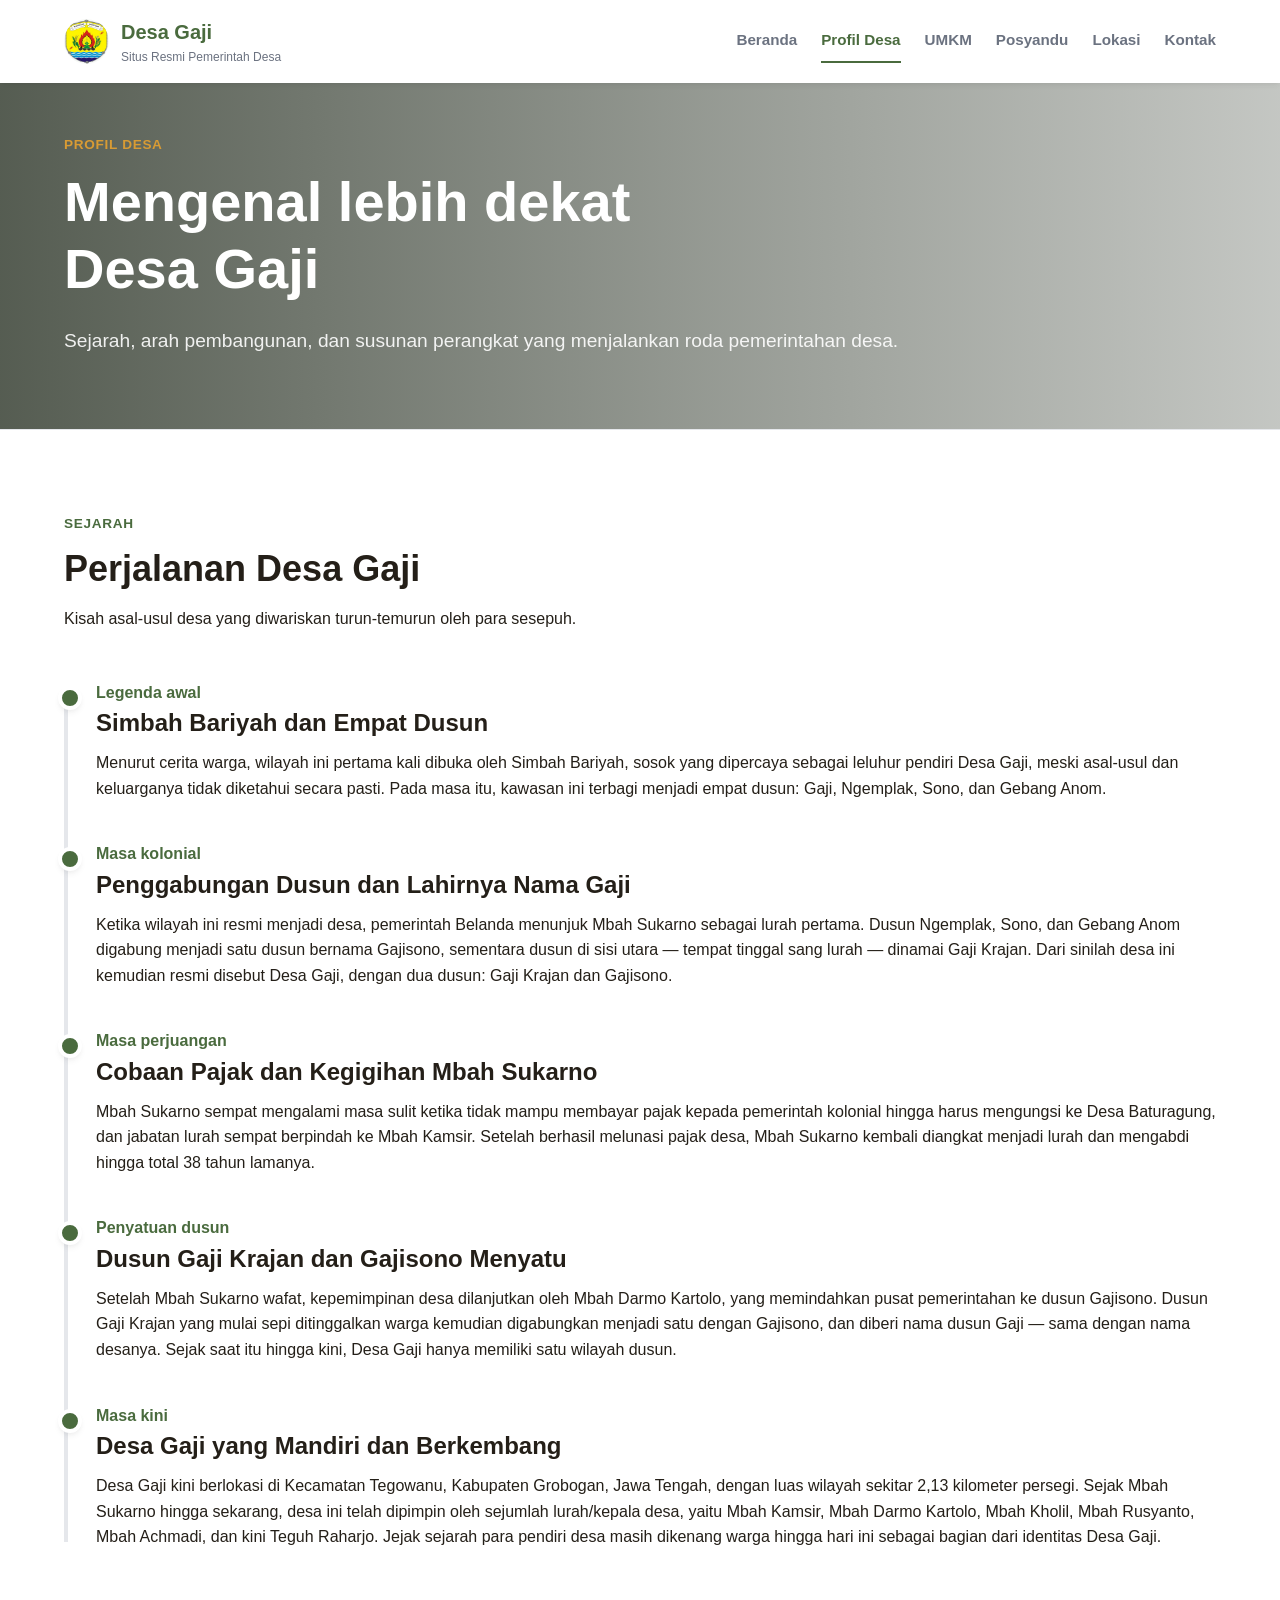
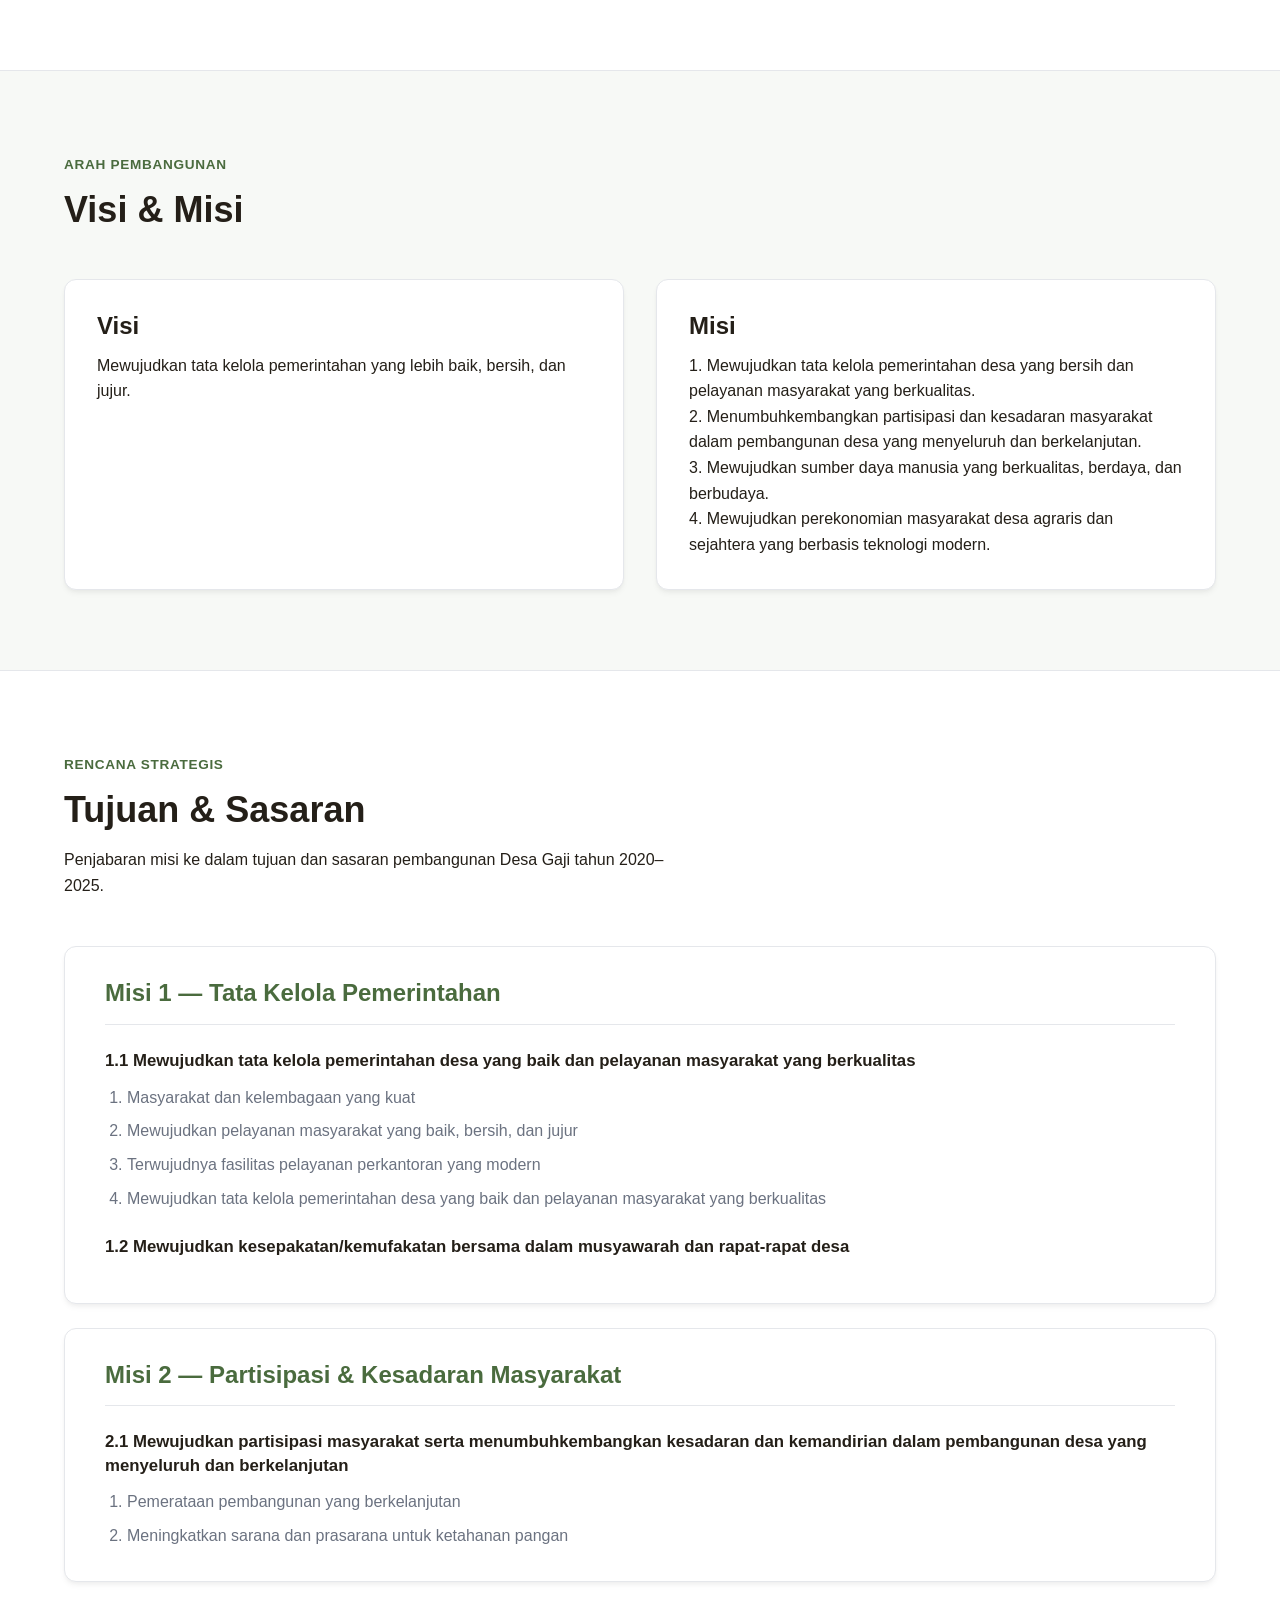
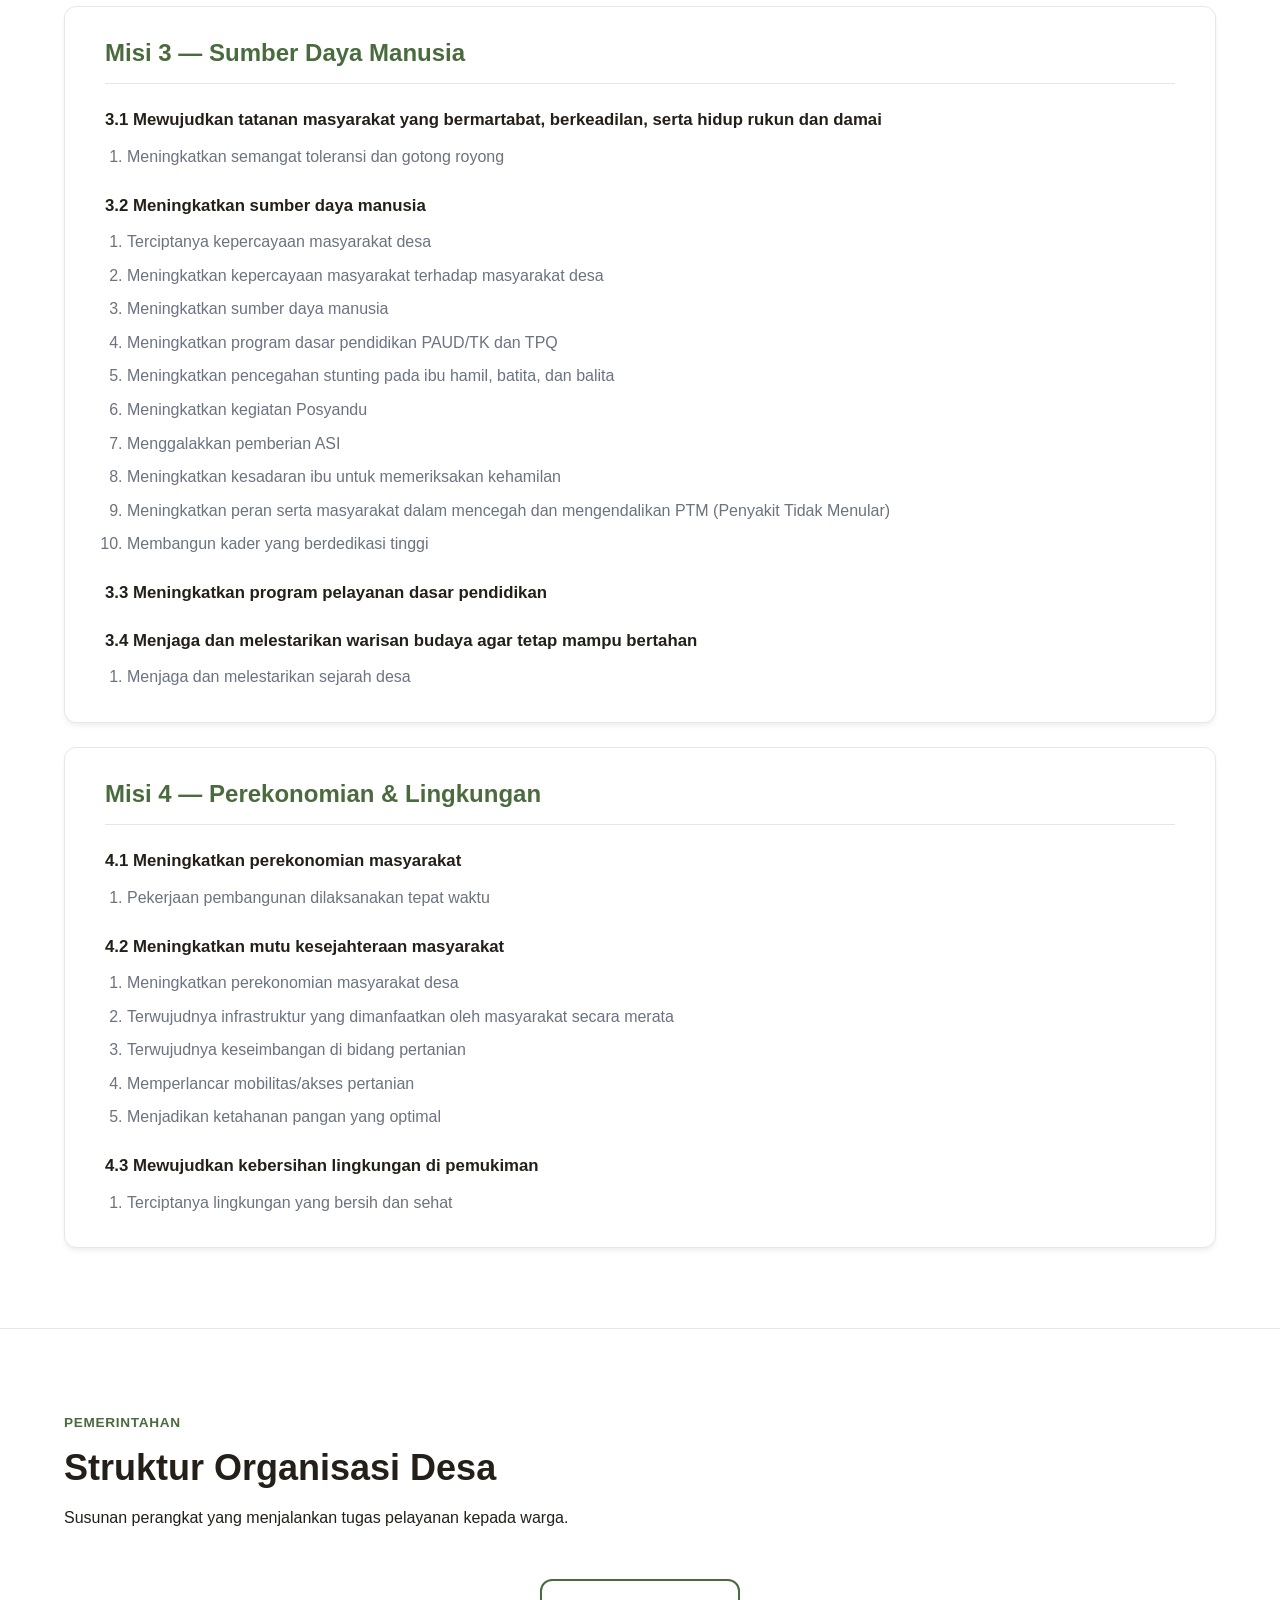
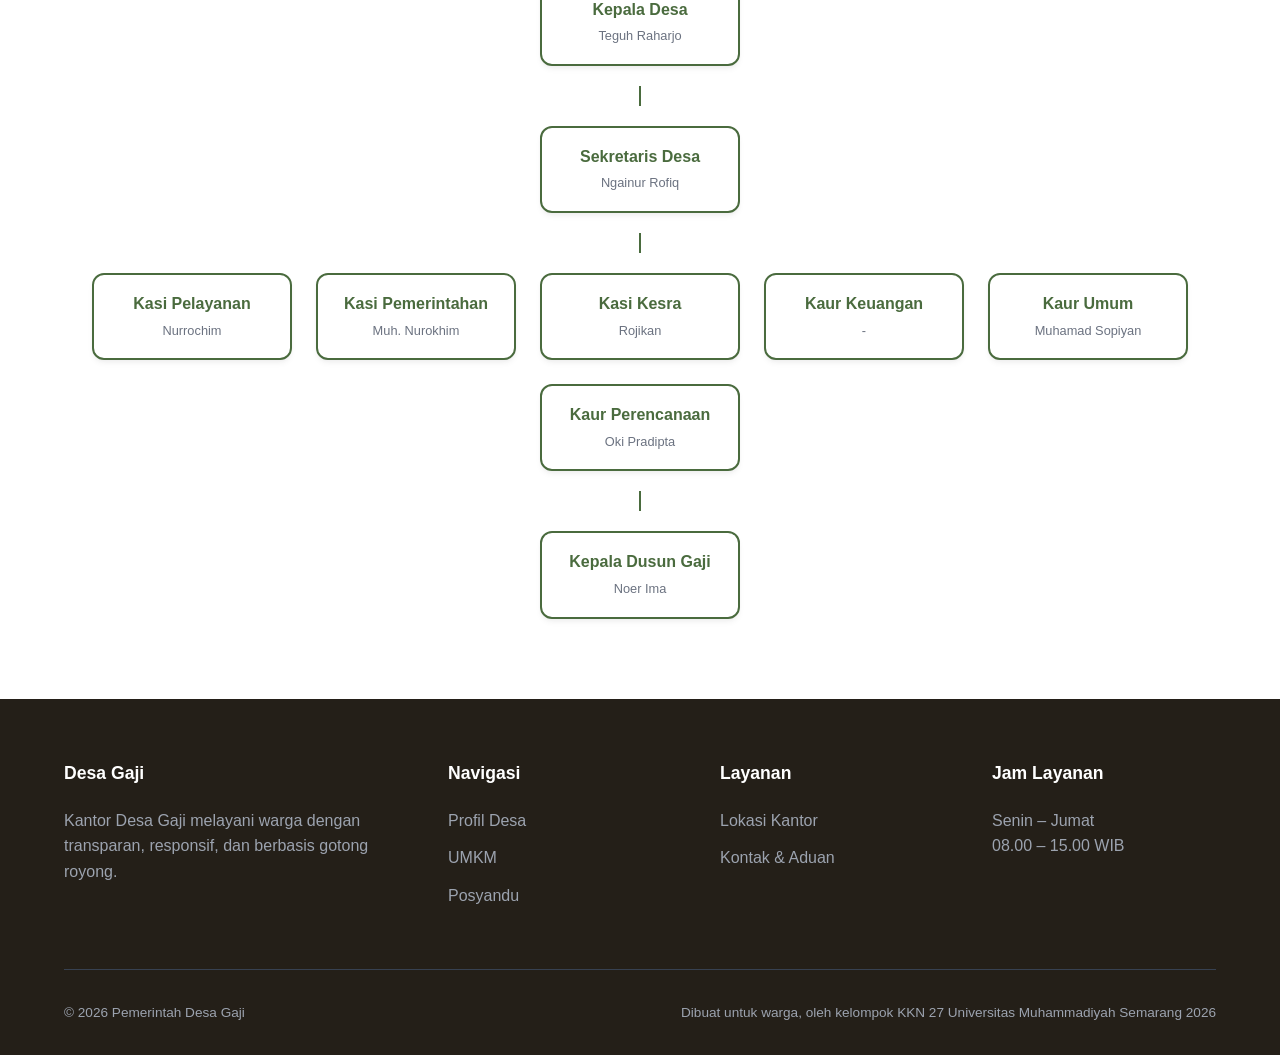
<file: profil.html>
<!DOCTYPE html>
<html lang="id">
<head>
<meta charset="UTF-8">
<meta name="viewport" content="width=device-width, initial-scale=1.0">
<title>Profil Desa — Desa Gaji</title>
<meta name="description" content="Sejarah, visi misi, dan struktur pemerintahan Desa Gaji.">
<link rel="icon" href="assets/logo.jpg" type="image/jpg+xml">
<link rel="stylesheet" href="css/style.css">
</head>
<body>

<header class="site-header">
  <div class="header-inner">
    <a href="index.html" class="brand">
      <img src="assets/logo.jpg" alt="Lambang Desa Gaji" class="brand-mark">
      <span class="brand-text">
        <strong>Desa Gaji</strong>
        <span>Situs Resmi Pemerintah Desa</span>
      </span>
    </a>
    <button class="nav-toggle" aria-label="Buka menu" aria-expanded="false"><span></span></button>
    <nav class="signpost-nav">
      <a href="index.html">Beranda</a>
      <a href="profil.html">Profil Desa</a>
      <a href="umkm.html">UMKM</a>
      <a href="posyandu.html">Posyandu</a>
      <a href="lokasi.html">Lokasi</a>
      <a href="kontak.html">Kontak</a>
    </nav>
  </div>
</header>

<main>
  <section class="hero" style="padding:48px 0 40px;">
    <div class="container">
      <span class="eyebrow">Profil desa</span>
      <h1 style="max-width:20ch;">Mengenal lebih dekat Desa Gaji</h1>
      <p class="hero-lede">Sejarah, arah pembangunan, dan susunan perangkat yang menjalankan roda pemerintahan desa.</p>
    </div>
  </section>

 <!-- SEJARAH -->
<section>
  <div class="container">
    <div class="section-head">
      <span class="plank-label">Sejarah</span>
      <h2>Perjalanan Desa Gaji</h2>
      <p>Kisah asal-usul desa yang diwariskan turun-temurun oleh para sesepuh.</p>
    </div>
    <div class="timeline">
      <div class="timeline-item">
        <div class="yr">Legenda awal</div>
        <h3>Simbah Bariyah dan Empat Dusun</h3>
        <p>Menurut cerita warga, wilayah ini pertama kali dibuka oleh Simbah Bariyah, sosok yang dipercaya sebagai leluhur pendiri Desa Gaji, meski asal-usul dan keluarganya tidak diketahui secara pasti. Pada masa itu, kawasan ini terbagi menjadi empat dusun: Gaji, Ngemplak, Sono, dan Gebang Anom.</p>
      </div>
      <div class="timeline-item">
        <div class="yr">Masa kolonial</div>
        <h3>Penggabungan Dusun dan Lahirnya Nama Gaji</h3>
        <p>Ketika wilayah ini resmi menjadi desa, pemerintah Belanda menunjuk Mbah Sukarno sebagai lurah pertama. Dusun Ngemplak, Sono, dan Gebang Anom digabung menjadi satu dusun bernama Gajisono, sementara dusun di sisi utara — tempat tinggal sang lurah — dinamai Gaji Krajan. Dari sinilah desa ini kemudian resmi disebut Desa Gaji, dengan dua dusun: Gaji Krajan dan Gajisono.</p>
      </div>
      <div class="timeline-item">
        <div class="yr">Masa perjuangan</div>
        <h3>Cobaan Pajak dan Kegigihan Mbah Sukarno</h3>
        <p>Mbah Sukarno sempat mengalami masa sulit ketika tidak mampu membayar pajak kepada pemerintah kolonial hingga harus mengungsi ke Desa Baturagung, dan jabatan lurah sempat berpindah ke Mbah Kamsir. Setelah berhasil melunasi pajak desa, Mbah Sukarno kembali diangkat menjadi lurah dan mengabdi hingga total 38 tahun lamanya.</p>
      </div>
      <div class="timeline-item">
        <div class="yr">Penyatuan dusun</div>
        <h3>Dusun Gaji Krajan dan Gajisono Menyatu</h3>
        <p>Setelah Mbah Sukarno wafat, kepemimpinan desa dilanjutkan oleh Mbah Darmo Kartolo, yang memindahkan pusat pemerintahan ke dusun Gajisono. Dusun Gaji Krajan yang mulai sepi ditinggalkan warga kemudian digabungkan menjadi satu dengan Gajisono, dan diberi nama dusun Gaji — sama dengan nama desanya. Sejak saat itu hingga kini, Desa Gaji hanya memiliki satu wilayah dusun.</p>
      </div>
      <div class="timeline-item">
        <div class="yr">Masa kini</div>
        <h3>Desa Gaji yang Mandiri dan Berkembang</h3>
        <p>Desa Gaji kini berlokasi di Kecamatan Tegowanu, Kabupaten Grobogan, Jawa Tengah, dengan luas wilayah sekitar 2,13 kilometer persegi. Sejak Mbah Sukarno hingga sekarang, desa ini telah dipimpin oleh sejumlah lurah/kepala desa, yaitu Mbah Kamsir, Mbah Darmo Kartolo, Mbah Kholil, Mbah Rusyanto, Mbah Achmadi, dan kini Teguh Raharjo. Jejak sejarah para pendiri desa masih dikenang warga hingga hari ini sebagai bagian dari identitas Desa Gaji.</p>
      </div>
    </div>
  </div>
</section>

 <!-- VISI MISI -->
<section class="section-alt kawung">
  <div class="container">
    <div class="section-head">
      <span class="plank-label">Arah pembangunan</span>
      <h2>Visi &amp; Misi</h2>
    </div>
    <div class="grid grid-2">
      <div class="card">
        <h3>Visi</h3>
        <p>Mewujudkan tata kelola pemerintahan yang lebih baik, bersih, dan jujur.</p>
      </div>
      <div class="card">
        <h3>Misi</h3>
        <p>1. Mewujudkan tata kelola pemerintahan desa yang bersih dan pelayanan masyarakat yang berkualitas.<br>
        2. Menumbuhkembangkan partisipasi dan kesadaran masyarakat dalam pembangunan desa yang menyeluruh dan berkelanjutan.<br>
        3. Mewujudkan sumber daya manusia yang berkualitas, berdaya, dan berbudaya.<br>
        4. Mewujudkan perekonomian masyarakat desa agraris dan sejahtera yang berbasis teknologi modern.</p>
      </div>
    </div>
  </div>
</section>

<!-- TUJUAN & SASARAN -->
<section id="tujuan-sasaran">
  <div class="container">
    <div class="section-head">
      <span class="plank-label">Rencana strategis</span>
      <h2>Tujuan &amp; Sasaran</h2>
      <p>Penjabaran misi ke dalam tujuan dan sasaran pembangunan Desa Gaji tahun 2020–2025.</p>
    </div>

    <div class="ts-list">

      <!-- MISI 1 -->
      <div class="card ts-card">
        <h3>Misi 1 — Tata Kelola Pemerintahan</h3>

        <div class="ts-tujuan">
          <h4>1.1 Mewujudkan tata kelola pemerintahan desa yang baik dan pelayanan masyarakat yang berkualitas</h4>
          <ol class="ts-sasaran">
            <li>Masyarakat dan kelembagaan yang kuat</li>
            <li>Mewujudkan pelayanan masyarakat yang baik, bersih, dan jujur</li>
            <li>Terwujudnya fasilitas pelayanan perkantoran yang modern</li>
            <li>Mewujudkan tata kelola pemerintahan desa yang baik dan pelayanan masyarakat yang berkualitas</li>
          </ol>
        </div>

        <div class="ts-tujuan">
          <h4>1.2 Mewujudkan kesepakatan/kemufakatan bersama dalam musyawarah dan rapat-rapat desa</h4>
        </div>
      </div>

      <!-- MISI 2 -->
      <div class="card ts-card">
        <h3>Misi 2 — Partisipasi &amp; Kesadaran Masyarakat</h3>

        <div class="ts-tujuan">
          <h4>2.1 Mewujudkan partisipasi masyarakat serta menumbuhkembangkan kesadaran dan kemandirian dalam pembangunan desa yang menyeluruh dan berkelanjutan</h4>
          <ol class="ts-sasaran">
            <li>Pemerataan pembangunan yang berkelanjutan</li>
            <li>Meningkatkan sarana dan prasarana untuk ketahanan pangan</li>
          </ol>
        </div>
      </div>

      <!-- MISI 3 -->
      <div class="card ts-card">
        <h3>Misi 3 — Sumber Daya Manusia</h3>

        <div class="ts-tujuan">
          <h4>3.1 Mewujudkan tatanan masyarakat yang bermartabat, berkeadilan, serta hidup rukun dan damai</h4>
          <ol class="ts-sasaran">
            <li>Meningkatkan semangat toleransi dan gotong royong</li>
          </ol>
        </div>

        <div class="ts-tujuan">
          <h4>3.2 Meningkatkan sumber daya manusia</h4>
          <ol class="ts-sasaran">
            <li>Terciptanya kepercayaan masyarakat desa</li>
            <li>Meningkatkan kepercayaan masyarakat terhadap masyarakat desa</li>
            <li>Meningkatkan sumber daya manusia</li>
            <li>Meningkatkan program dasar pendidikan PAUD/TK dan TPQ</li>
            <li>Meningkatkan pencegahan stunting pada ibu hamil, batita, dan balita</li>
            <li>Meningkatkan kegiatan Posyandu</li>
            <li>Menggalakkan pemberian ASI</li>
            <li>Meningkatkan kesadaran ibu untuk memeriksakan kehamilan</li>
            <li>Meningkatkan peran serta masyarakat dalam mencegah dan mengendalikan PTM (Penyakit Tidak Menular)</li>
            <li>Membangun kader yang berdedikasi tinggi</li>
          </ol>
        </div>

        <div class="ts-tujuan">
          <h4>3.3 Meningkatkan program pelayanan dasar pendidikan</h4>
        </div>

        <div class="ts-tujuan">
          <h4>3.4 Menjaga dan melestarikan warisan budaya agar tetap mampu bertahan</h4>
          <ol class="ts-sasaran">
            <li>Menjaga dan melestarikan sejarah desa</li>
          </ol>
        </div>
      </div>

      <!-- MISI 4 -->
      <div class="card ts-card">
        <h3>Misi 4 — Perekonomian &amp; Lingkungan</h3>

        <div class="ts-tujuan">
          <h4>4.1 Meningkatkan perekonomian masyarakat</h4>
          <ol class="ts-sasaran">
            <li>Pekerjaan pembangunan dilaksanakan tepat waktu</li>
          </ol>
        </div>

        <div class="ts-tujuan">
          <h4>4.2 Meningkatkan mutu kesejahteraan masyarakat</h4>
          <ol class="ts-sasaran">
            <li>Meningkatkan perekonomian masyarakat desa</li>
            <li>Terwujudnya infrastruktur yang dimanfaatkan oleh masyarakat secara merata</li>
            <li>Terwujudnya keseimbangan di bidang pertanian</li>
            <li>Memperlancar mobilitas/akses pertanian</li>
            <li>Menjadikan ketahanan pangan yang optimal</li>
          </ol>
        </div>

        <div class="ts-tujuan">
          <h4>4.3 Mewujudkan kebersihan lingkungan di pemukiman</h4>
          <ol class="ts-sasaran">
            <li>Terciptanya lingkungan yang bersih dan sehat</li>
          </ol>
        </div>
      </div>

    </div>
  </div>
</section>

  <!-- STRUKTUR ORGANISASI -->
  <section id="struktur">
    <div class="container">
      <div class="section-head">
        <span class="plank-label">Pemerintahan</span>
        <h2>Struktur Organisasi Desa</h2>
        <p>Susunan perangkat yang menjalankan tugas pelayanan kepada warga.</p>
      </div>
      <div class="org-chart">

        <!-- Kepala Desa -->
        <div class="org-node">
          <strong>Kepala Desa</strong>
          <span>Teguh Raharjo</span>
        </div>
        <div class="org-connector"></div>

        <!-- Sekretaris Desa -->
        <div class="org-node">
          <strong>Sekretaris Desa</strong>
          <span>Ngainur Rofiq</span>
        </div>
        <div class="org-connector"></div>

        <!-- Kasi & Kaur -->
        <div class="org-row">
          <div class="org-node">
            <strong>Kasi Pelayanan</strong>
            <span>Nurrochim</span>
          </div>
          <div class="org-node">
            <strong>Kasi Pemerintahan</strong>
            <span>Muh. Nurokhim</span>
          </div>
          <div class="org-node">
            <strong>Kasi Kesra</strong>
            <span>Rojikan</span>
          </div>
          <div class="org-node">
            <strong>Kaur Keuangan</strong>
            <span>-</span>
          </div>
          <div class="org-node">
            <strong>Kaur Umum</strong>
            <span>Muhamad Sopiyan</span>
          </div>
          <div class="org-node">
            <strong>Kaur Perencanaan</strong>
            <span>Oki Pradipta</span>
          </div>
        </div>
        <div class="org-connector"></div>

        <!-- Kepala Dusun -->
        <div class="org-node">
          <strong>Kepala Dusun Gaji</strong>
          <span>Noer Ima</span>
        </div>

      </div>
    </div>
  </section>
</main>

<footer class="site-footer">
  <div class="container">
    <div class="footer-grid">
      <div>
        <h4>Desa Gaji</h4>
        <p>Kantor Desa Gaji melayani warga dengan transparan, responsif, dan berbasis gotong royong.</p>
      </div>
      <div>
        <h4>Navigasi</h4>
        <ul>
          <li><a href="profil.html">Profil Desa</a></li>
          <li><a href="umkm.html">UMKM</a></li>
          <li><a href="posyandu.html">Posyandu</a></li>
        </ul>
      </div>
      <div>
        <h4>Layanan</h4>
        <ul>
          <li><a href="lokasi.html">Lokasi Kantor</a></li>
          <li><a href="kontak.html">Kontak &amp; Aduan</a></li>
        </ul>
      </div>
      <div>
        <h4>Jam Layanan</h4>
        <p>Senin – Jumat<br>08.00 – 15.00 WIB</p>
      </div>
    </div>
    <div class="footer-bottom">
      <span>© <span class="year-now">2026</span> Pemerintah Desa Gaji</span>
      <span>Dibuat untuk warga, oleh kelompok KKN 27 Universitas Muhammadiyah Semarang 2026</span>
    </div>
  </div>
</footer>

<script src="js/script.js"></script>
</body>
</html>
</file>
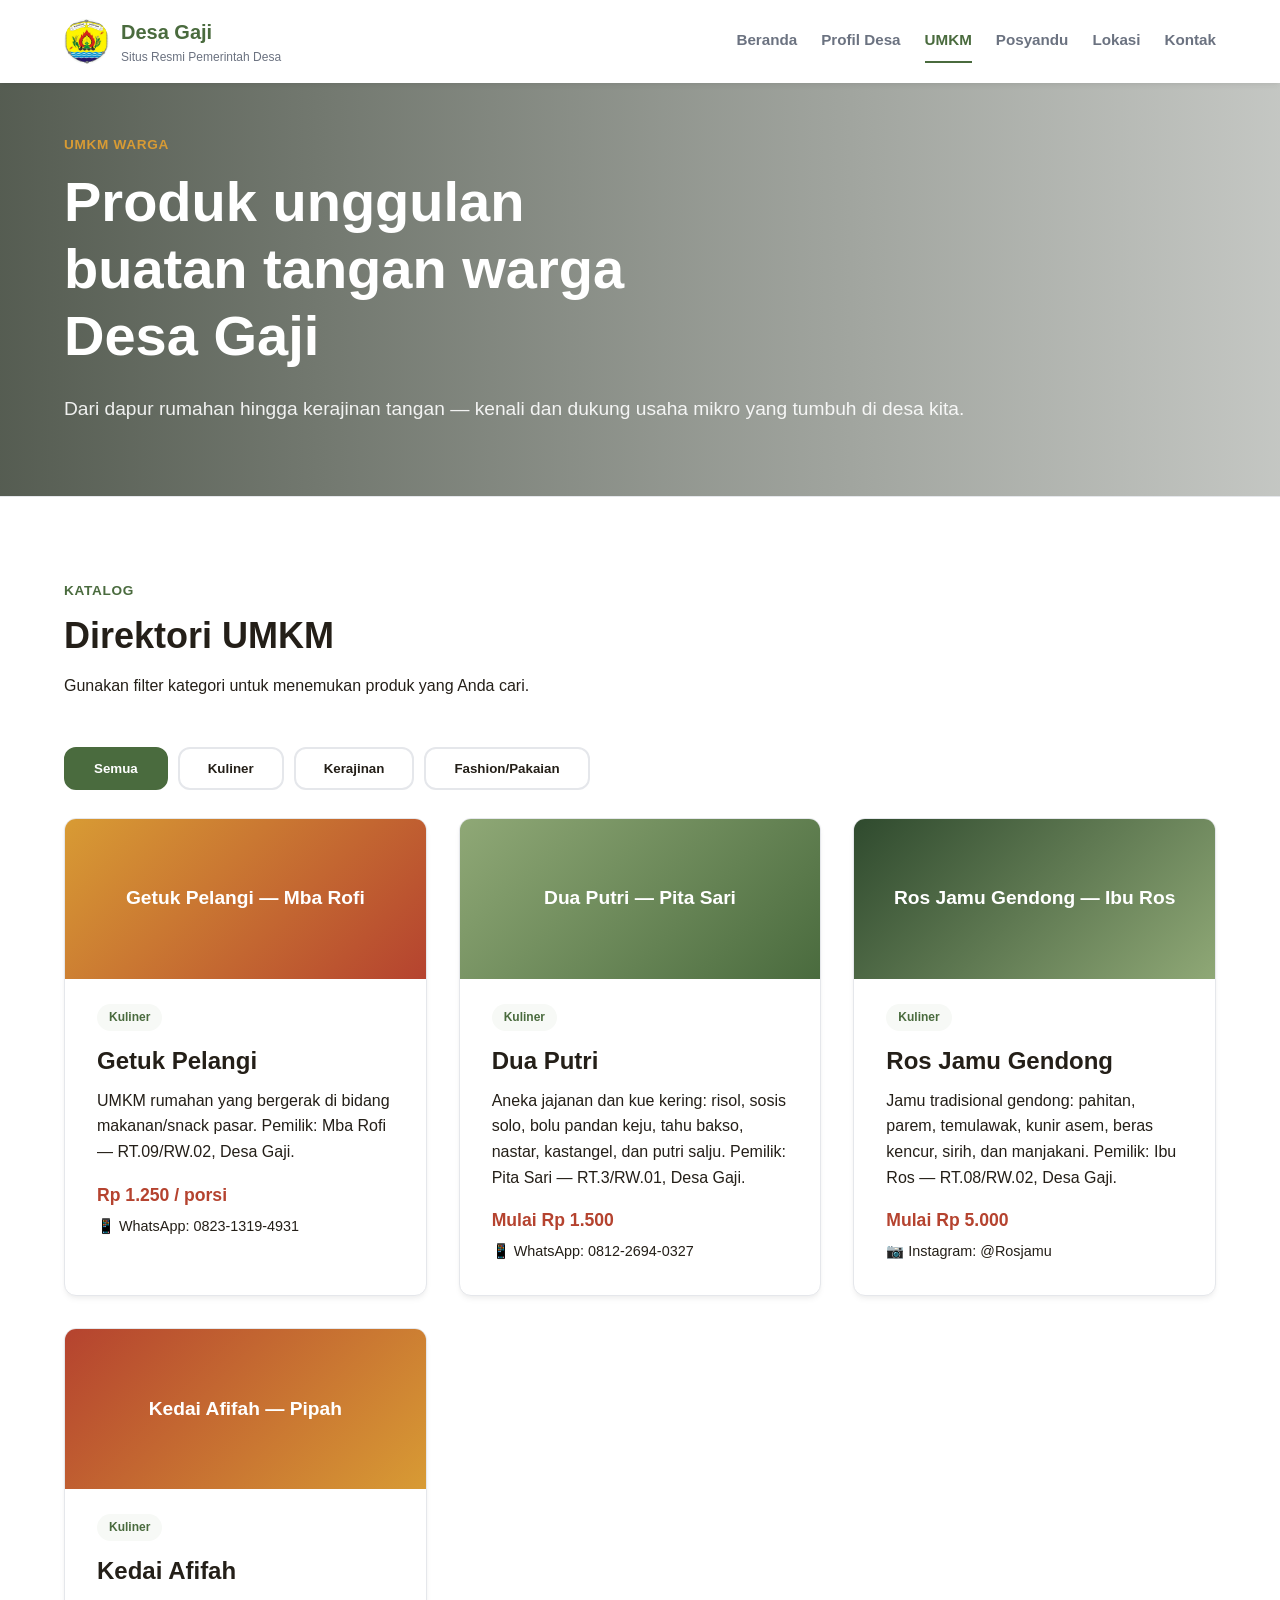
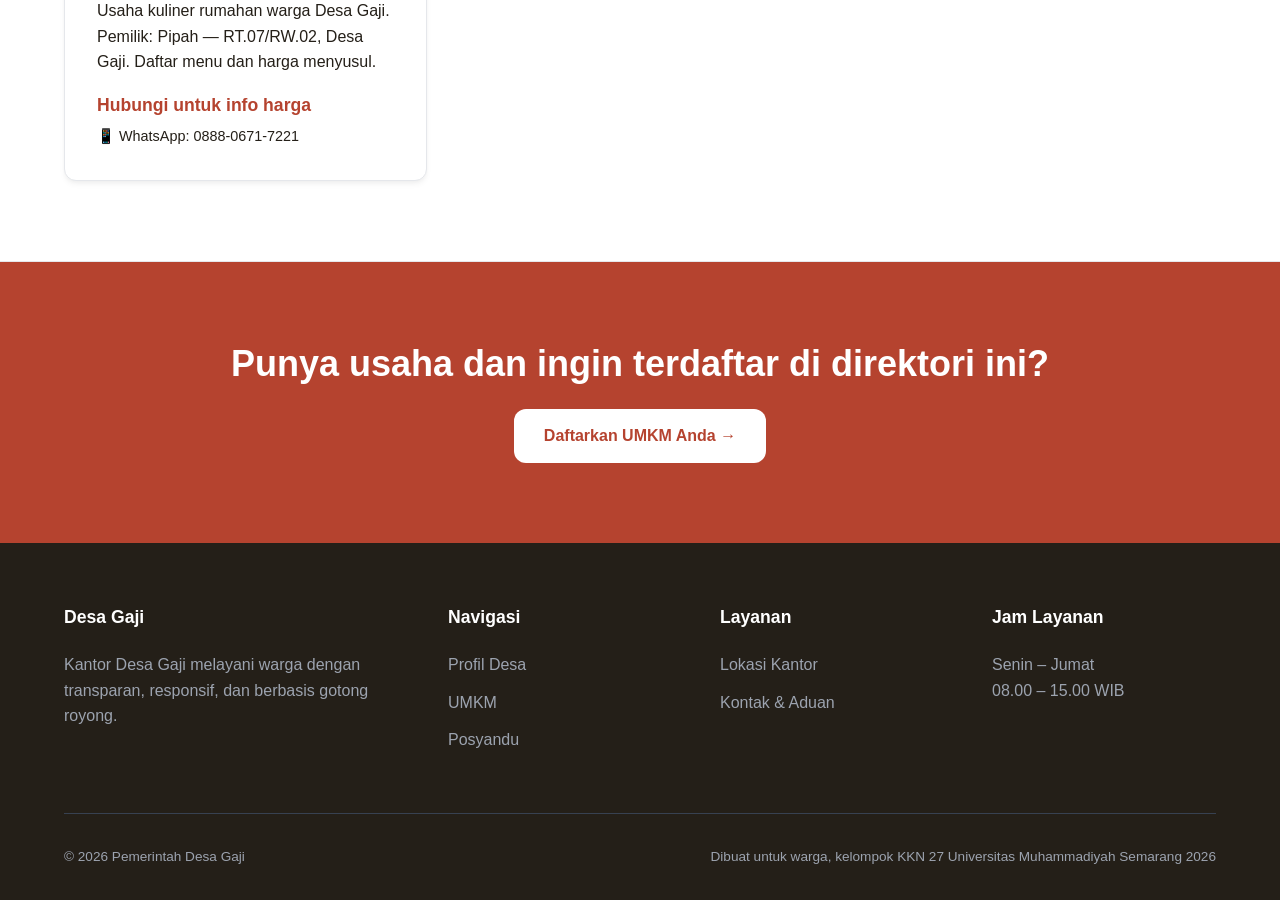
<file: umkm.html>
<!DOCTYPE html>
<html lang="id">
<head>
<meta charset="UTF-8">
<meta name="viewport" content="width=device-width, initial-scale=1.0">
<title>UMKM — Desa Gaji</title>
<meta name="description" content="Produk dan usaha UMKM warga Desa Gaji.">
<link rel="icon" href="assets/logo.jpg" type="image/jpg+xml">
<link rel="stylesheet" href="css/style.css">
</head>
<body>

<header class="site-header">
  <div class="header-inner">
    <a href="index.html" class="brand">
      <img src="assets/logo.jpg" alt="Lambang Desa Gaji" class="brand-mark">
      <span class="brand-text">
        <strong>Desa Gaji</strong>
        <span>Situs Resmi Pemerintah Desa</span>
      </span>
    </a>
    <button class="nav-toggle" aria-label="Buka menu" aria-expanded="false"><span></span></button>
    <nav class="signpost-nav">
      <a href="index.html">Beranda</a>
      <a href="profil.html">Profil Desa</a>
      <a href="umkm.html">UMKM</a>
      <a href="posyandu.html">Posyandu</a>
      <a href="lokasi.html">Lokasi</a>
      <a href="kontak.html">Kontak</a>
    </nav>
  </div>
</header>

<main>
  <section class="hero" style="padding:48px 0 40px;">
    <div class="container">
      <span class="eyebrow">UMKM warga</span>
      <h1 style="max-width:20ch;">Produk unggulan buatan tangan warga Desa Gaji</h1>
      <p class="hero-lede">Dari dapur rumahan hingga kerajinan tangan — kenali dan dukung usaha mikro yang tumbuh di desa kita.</p>
    </div>
  </section>

  <section>
    <div class="container">
      <div class="section-head">
        <span class="plank-label">Katalog</span>
        <h2>Direktori UMKM</h2>
        <p>Gunakan filter kategori untuk menemukan produk yang Anda cari.</p>
      </div>

      <div class="umkm-filter" style="display:flex; gap:10px; flex-wrap:wrap; margin-bottom:28px;">
        <button class="btn btn-outline active" data-filter="semua">Semua</button>
        <button class="btn btn-outline" data-filter="kuliner">Kuliner</button>
        <button class="btn btn-outline" data-filter="kerajinan">Kerajinan</button>
        <button class="btn btn-outline" data-filter="fashion">Fashion/Pakaian</button>
      </div>

      <div class="grid grid-3">

        <div class="card umkm-card" data-category="kuliner">
          <div class="thumb" style="background:linear-gradient(135deg,#D89B34,#B5432F);">Getuk Pelangi — Mba Rofi</div>
          <span class="badge">Kuliner</span>
          <h3>Getuk Pelangi</h3>
          <p>UMKM rumahan yang bergerak di bidang makanan/snack pasar. Pemilik: Mba Rofi — RT.09/RW.02, Desa Gaji.</p>
          <div class="price">Rp 1.250 / porsi</div>
          <p style="margin-top:6px; font-size:0.9em;">📱 WhatsApp: 0823-1319-4931</p>
        </div>

        <div class="card umkm-card" data-category="kuliner">
          <div class="thumb" style="background:linear-gradient(135deg,#8FA876,#4A6B3E);">Dua Putri — Pita Sari</div>
          <span class="badge">Kuliner</span>
          <h3>Dua Putri</h3>
          <p>Aneka jajanan dan kue kering: risol, sosis solo, bolu pandan keju, tahu bakso, nastar, kastangel, dan putri salju. Pemilik: Pita Sari — RT.3/RW.01, Desa Gaji.</p>
          <div class="price">Mulai Rp 1.500</div>
          <p style="margin-top:6px; font-size:0.9em;">📱 WhatsApp: 0812-2694-0327</p>
        </div>

        <div class="card umkm-card" data-category="kuliner">
          <div class="thumb" style="background:linear-gradient(135deg,#2F4A2E,#8FA876);">Ros Jamu Gendong — Ibu Ros</div>
          <span class="badge">Kuliner</span>
          <h3>Ros Jamu Gendong</h3>
          <p>Jamu tradisional gendong: pahitan, parem, temulawak, kunir asem, beras kencur, sirih, dan manjakani. Pemilik: Ibu Ros — RT.08/RW.02, Desa Gaji.</p>
          <div class="price">Mulai Rp 5.000</div>
          <p style="margin-top:6px; font-size:0.9em;">📷 Instagram: @Rosjamu</p>
        </div>

        <div class="card umkm-card" data-category="kuliner">
          <div class="thumb" style="background:linear-gradient(135deg,#B5432F,#D89B34);">Kedai Afifah — Pipah</div>
          <span class="badge">Kuliner</span>
          <h3>Kedai Afifah</h3>
          <p>Usaha kuliner rumahan warga Desa Gaji. Pemilik: Pipah — RT.07/RW.02, Desa Gaji. Daftar menu dan harga menyusul.</p>
          <div class="price">Hubungi untuk info harga</div>
          <p style="margin-top:6px; font-size:0.9em;">📱 WhatsApp: 0888-0671-7221</p>
        </div>

      </div>
    </div>
  </section>

  <section class="cta-strip">
    <div class="container">
      <h2>Punya usaha dan ingin terdaftar di direktori ini?</h2>
      <a href="kontak.html" class="btn">Daftarkan UMKM Anda →</a>
    </div>
  </section>
</main>

<footer class="site-footer">
  <div class="container">
    <div class="footer-grid">
      <div>
        <h4>Desa Gaji</h4>
        <p>Kantor Desa Gaji melayani warga dengan transparan, responsif, dan berbasis gotong royong.</p>
      </div>
      <div>
        <h4>Navigasi</h4>
        <ul>
          <li><a href="profil.html">Profil Desa</a></li>
          <li><a href="umkm.html">UMKM</a></li>
          <li><a href="posyandu.html">Posyandu</a></li>
        </ul>
      </div>
      <div>
        <h4>Layanan</h4>
        <ul>
          <li><a href="lokasi.html">Lokasi Kantor</a></li>
          <li><a href="kontak.html">Kontak &amp; Aduan</a></li>
        </ul>
      </div>
      <div>
        <h4>Jam Layanan</h4>
        <p>Senin – Jumat<br>08.00 – 15.00 WIB</p>
      </div>
    </div>
    <div class="footer-bottom">
      <span>© <span class="year-now">2026</span> Pemerintah Desa Gaji</span>
      <span>Dibuat untuk warga, kelompok KKN 27 Universitas Muhammadiyah Semarang 2026</span>
    </div>
  </div>
</footer>

<script src="js/script.js"></script>
</body>
</html>
</file>
<file: css/style.css>
/* ==========================================================================
   1. RESET & VARIABLE UTAMA
   ========================================================================== */
:root {
    --primary: #4A6B3E;       /* Hijau Alam / Pertanian */
    --primary-dark: #2F4A2E;
    --secondary: #D89B34;     /* Kuning Emas / Padi */
    --terracotta: #B5432F;    /* Merah Bata / Tanah */
    --dark: #241F18;          /* Teks Utama */
    --light: #F7F9F6;         /* Background Terang */
    --white: #ffffff;
    --gray: #6B7280;
    --border: #E5E7EB;
    
    --shadow: 0 4px 6px -1px rgba(0, 0, 0, 0.05), 0 2px 4px -1px rgba(0, 0, 0, 0.03);
    --shadow-lg: 0 10px 15px -3px rgba(0, 0, 0, 0.05), 0 4px 6px -2px rgba(0, 0, 0, 0.05);
    --radius: 12px;
    --transition: all 0.3s ease;
}

* {
    box-sizing: border-box;
    margin: 0;
    padding: 0;
}

body {
    font-family: 'Segoe UI', Tahoma, Geneva, Verdana, sans-serif;
    color: var(--dark);
    background-color: var(--white);
    line-height: 1.6;
}

a {
    text-decoration: none;
    color: inherit;
    transition: var(--transition);
}

img {
    max-width: 100%;
    height: auto;
}

/* ==========================================================================
   2. LAYOUT UTAMA & CONTAINER
   ========================================================================== */
.container {
    width: 100%;
    max-width: 1200px;
    margin: 0 auto;
    padding: 0 24px;
}

section {
    padding: 80px 0;
}

main > section + section {
    border-top: 1px solid var(--border);
}

.section-alt {
    background-color: var(--light);
}

.section-head {
    margin-bottom: 48px;
    max-width: 600px;
}

.eyebrow, .plank-label {
    display: inline-block;
    font-size: 0.85rem;
    font-weight: 700;
    text-transform: uppercase;
    letter-spacing: 0.05em;
    color: var(--primary);
    margin-bottom: 12px;
}

h1, h2, h3, h4 {
    font-weight: 700;
    line-height: 1.2;
    color: var(--dark);
}

h2 { font-size: 2.25rem; margin-bottom: 16px; }
h3 { font-size: 1.5rem; margin-bottom: 12px; }

.grid {
    display: grid;
    gap: 32px;
}

.grid-2 { grid-template-columns: repeat(auto-fit, minmax(450px, 1fr)); }
.grid-3 { grid-template-columns: repeat(auto-fit, minmax(300px, 1fr)); }

/* ==========================================================================
   3. HEADER & NAVIGASI
   ========================================================================== */
.site-header {
    background-color: var(--white);
    box-shadow: var(--shadow);
    position: sticky;
    top: 0;
    z-index: 1000;
}

.header-inner {
    display: flex;
    justify-content: space-between;
    align-items: center;
    max-width: 1200px;
    margin: 0 auto;
    padding: 16px 24px;
}

.brand {
    display: flex;
    align-items: center;
    gap: 12px;
}

.brand-mark {
    height: 45px;
    width: 45px;
    background-color: var(--light); /* Pengganti sementara jika svg belum ada */
    border-radius: 50%;
}

.brand-text strong {
    display: block;
    font-size: 1.25rem;
    color: var(--primary);
}

.brand-text span {
    display: block;
    font-size: 0.75rem;
    color: var(--gray);
}

.signpost-nav {
    display: flex;
    gap: 24px;
}

.signpost-nav a {
    font-weight: 600;
    font-size: 0.95rem;
    color: var(--gray);
    padding: 8px 0;
    border-bottom: 2px solid transparent;
}

.signpost-nav a:hover, .signpost-nav a.active {
    color: var(--primary);
    border-bottom-color: var(--primary);
}

.nav-toggle {
    display: none;
    background: none;
    border: none;
    cursor: pointer;
    padding: 8px;
}

.nav-toggle span {
    display: block;
    width: 25px;
    height: 3px;
    background-color: var(--dark);
    position: relative;
    transition: var(--transition);
}

.nav-toggle span::before, .nav-toggle span::after {
    content: '';
    position: absolute;
    width: 25px;
    height: 3px;
    background-color: var(--dark);
    transition: var(--transition);
}
.nav-toggle span::before { top: -8px; }
.nav-toggle span::after { bottom: -8px; }

/* ==========================================================================
   4. KOMPONEN UTAMA (BUTTON & CARD)
   ========================================================================== */
.btn {
    display: inline-flex;
    align-items: center;
    justify-content: center;
    padding: 12px 28px;
    font-weight: 600;
    border-radius: var(--radius);
    transition: var(--transition);
    cursor: pointer;
    border: 2px solid transparent;
}

.btn-primary {
    background-color: var(--primary);
    color: var(--white);
}

.btn-primary:hover {
    background-color: var(--primary-dark);
}

.btn-outline {
    background-color: transparent;
    border-color: var(--border);
    color: var(--dark);
}

.btn-outline:hover, .btn-outline.active {
    border-color: var(--primary);
    background-color: var(--primary);
    color: var(--white);
}

.card {
    background-color: var(--white);
    padding: 32px;
    border-radius: var(--radius);
    box-shadow: var(--shadow);
    border: 1px solid var(--border);
    transition: var(--transition);
    position: relative;
    overflow: hidden;
}

.card:hover {
    transform: translateY(-4px);
    box-shadow: var(--shadow-lg);
}

.badge {
    display: inline-block;
    padding: 4px 12px;
    font-size: 0.75rem;
    font-weight: 700;
    border-radius: 50px;
    background-color: var(--light);
    color: var(--primary);
    margin-bottom: 16px;
}

/* ==========================================================================
   5. HALAMAN BERANDA (HERO & STATS)
   ========================================================================== */
.hero {
    position: relative;
    background-size: cover;
    background-position: center;
    background-repeat: no-repeat;
    padding: 160px 0 140px;
    color: var(--white);
    isolation: isolate;
}

.hero::before {
    content: "";
    position: absolute;
    inset: 0;
    background: linear-gradient(90deg, rgba(20,30,15,0.72) 0%, rgba(20,30,15,0.45) 55%, rgba(20,30,15,0.25) 100%);
    z-index: -1;
}

.hero-content {
    max-width: 640px;
}

.hero .eyebrow {
    color: var(--secondary);
}

.hero h1 {
    font-size: 3.5rem;
    margin-bottom: 24px;
    color: var(--white);
}

.hero-lede {
    font-size: 1.2rem;
    color: rgba(255,255,255,0.9);
    margin-bottom: 32px;
}

.hero-actions {
    display: flex;
    gap: 16px;
    flex-wrap: wrap;
}

.hero .btn-outline {
    background-color: var(--white);
    border-color: var(--white);
    color: var(--dark);
}

.hero .btn-outline:hover {
    background-color: transparent;
    color: var(--white);
}

/* Stat Strip */
.stat-strip {
    background-color: var(--primary);
    color: var(--white);
    padding: 40px 0;
}

.stat-strip .container {
    display: flex;
    justify-content: space-around;
    flex-wrap: wrap;
    gap: 32px;
}

.stat {
    text-align: center;
}

.stat .num {
    font-size: 3rem;
    font-weight: 800;
    line-height: 1;
    margin-bottom: 8px;
    color: var(--secondary);
}

.stat .lbl {
    font-size: 0.95rem;
    font-weight: 600;
    opacity: 0.9;
}

/* Service Card */
.service-card .ic {
    font-size: 2.5rem;
    margin-bottom: 20px;
}

.service-card .go {
    display: block;
    margin-top: 20px;
    font-weight: 700;
    color: var(--primary);
    font-size: 0.9rem;
}

/* CTA */
.cta-strip {
    background-color: var(--terracotta);
    color: var(--white);
    text-align: center;
}

.cta-strip h2 {
    color: var(--white);
    margin-bottom: 24px;
}

.cta-strip .btn {
    background-color: var(--white);
    color: var(--terracotta);
}

.cta-strip .btn:hover {
    background-color: var(--light);
}

/* ==========================================================================
   6. KATALOG UMKM & LOKASI MAP
   ========================================================================== */
.umkm-card .thumb {
    height: 160px;
    margin: -32px -32px 24px -32px;
    display: flex;
    align-items: center;
    justify-content: center;
    color: var(--white);
    font-weight: 700;
    padding: 24px;
    text-align: center;
    font-size: 1.2rem;
}

.umkm-card .price {
    margin-top: 16px;
    font-weight: 700;
    color: var(--terracotta);
    font-size: 1.1rem;
}

.map-frame iframe {
    width: 100%;
    height: 450px;
    border: none;
    border-radius: var(--radius);
    box-shadow: var(--shadow);
    background-color: var(--light);
}

/* ==========================================================================
   7. PROFIL TIMELINE & TABEL POSYANDU
   ========================================================================== */
.timeline {
    position: relative;
    padding-left: 32px;
}

.timeline::before {
    content: '';
    position: absolute;
    left: 0;
    top: 8px;
    bottom: 8px;
    width: 4px;
    background-color: var(--border);
}

.timeline-item {
    position: relative;
    margin-bottom: 40px;
}

.timeline-item::before {
    content: '';
    position: absolute;
    left: -38px;
    top: 6px;
    width: 16px;
    height: 16px;
    border-radius: 50%;
    background-color: var(--primary);
    border: 4px solid var(--white);
    box-shadow: var(--shadow);
}

.timeline-item .yr {
    font-weight: 700;
    color: var(--primary);
    margin-bottom: 4px;
}



/* Tabel */
table {
    width: 100%;
    border-collapse: collapse;
    background-color: var(--white);
    border-radius: var(--radius);
    overflow: hidden;
    box-shadow: var(--shadow);
    margin-top: 32px;
}

th, td {
    padding: 16px 24px;
    text-align: left;
}

th {
    background-color: var(--primary);
    color: var(--white);
    font-weight: 600;
}

tr:nth-child(even) {
    background-color: var(--light);
}

tr {
    border-bottom: 1px solid var(--border);
}

/* Struktur Organisasi Sederhana */
.org-chart {
    display: flex;
    flex-direction: column;
    align-items: center;
    gap: 20px;
    margin-top: 48px;
}

.org-node {
    background-color: var(--white);
    padding: 16px 24px;
    border-radius: var(--radius);
    box-shadow: var(--shadow);
    border: 2px solid var(--primary);
    text-align: center;
    min-width: 200px;
}

.org-node strong { display: block; color: var(--primary); }
.org-node span { font-size: 0.8rem; color: var(--gray); }

/* Tujuan & Sasaran */
.ts-list {
    display: flex;
    flex-direction: column;
    gap: 24px;
}

.ts-card {
    padding: 32px 40px;
}

.ts-card h3 {
    color: var(--primary);
    padding-bottom: 16px;
    margin-bottom: 24px;
    border-bottom: 1px solid var(--border);
}

.ts-tujuan {
    margin-bottom: 24px;
}

.ts-tujuan:last-child {
    margin-bottom: 0;
}

.ts-tujuan h4 {
    font-size: 1.05rem;
    font-weight: 700;
    color: var(--dark);
    margin-bottom: 12px;
    line-height: 1.4;
}

.ts-sasaran {
    list-style: decimal;
    padding-left: 22px;
    color: var(--gray);
}

.ts-sasaran li {
    margin-bottom: 8px;
}

.ts-sasaran li:last-child {
    margin-bottom: 0;
}

.org-row {
    display: flex;
    gap: 24px;
    flex-wrap: wrap;
    justify-content: center;
}

.org-connector {
    width: 2px;
    height: 20px;
    background-color: var(--primary);
}

/* ==========================================================================
   8. FOOTER
   ========================================================================== */
.site-footer {
    background-color: var(--dark);
    color: #9CA3AF;
    padding: 64px 0 32px 0;
}

.footer-grid {
    display: grid;
    grid-template-columns: 1.5fr repeat(3, 1fr);
    gap: 48px;
    margin-bottom: 48px;
}

.site-footer h4 {
    color: var(--white);
    margin-bottom: 24px;
    font-size: 1.1rem;
}

.site-footer ul {
    list-style: none;
}

.site-footer ul li {
    margin-bottom: 12px;
}

.site-footer ul a:hover {
    color: var(--white);
}

.footer-bottom {
    border-top: 1px solid #374151;
    padding-top: 32px;
    display: flex;
    justify-content: space-between;
    font-size: 0.85rem;
}

/* ==========================================================================
   9. RESPONSIVE DESIGN (HP & TABLET)
   ========================================================================== */
@media (max-width: 992px) {
    .hero { padding: 120px 0 90px; text-align: center; }
    .hero-content { max-width: 100%; }
    .hero h1 { font-size: 2.5rem; }
    .hero-actions { justify-content: center; }
    .footer-grid { grid-template-columns: 1fr 1fr; }
    
    /* Ganti grid custom di halaman lokasi */
    main section .grid[style*="grid-template-columns"] {
        grid-template-columns: 1fr !important;
    }
}

@media (max-width: 768px) {
    .nav-toggle { display: block; }
    .signpost-nav {
        display: none;
        position: absolute;
        top: 100%;
        left: 0;
        right: 0;
        background-color: var(--white);
        flex-direction: column;
        padding: 24px;
        box-shadow: var(--shadow-lg);
        gap: 16px;
    }
    .signpost-nav.open { display: flex; }
    .footer-grid { grid-template-columns: 1fr; gap: 32px; }
    .footer-bottom { flex-direction: column; gap: 12px; text-align: center; }
    table { display: block; overflow-x: auto; }
}
</file>
